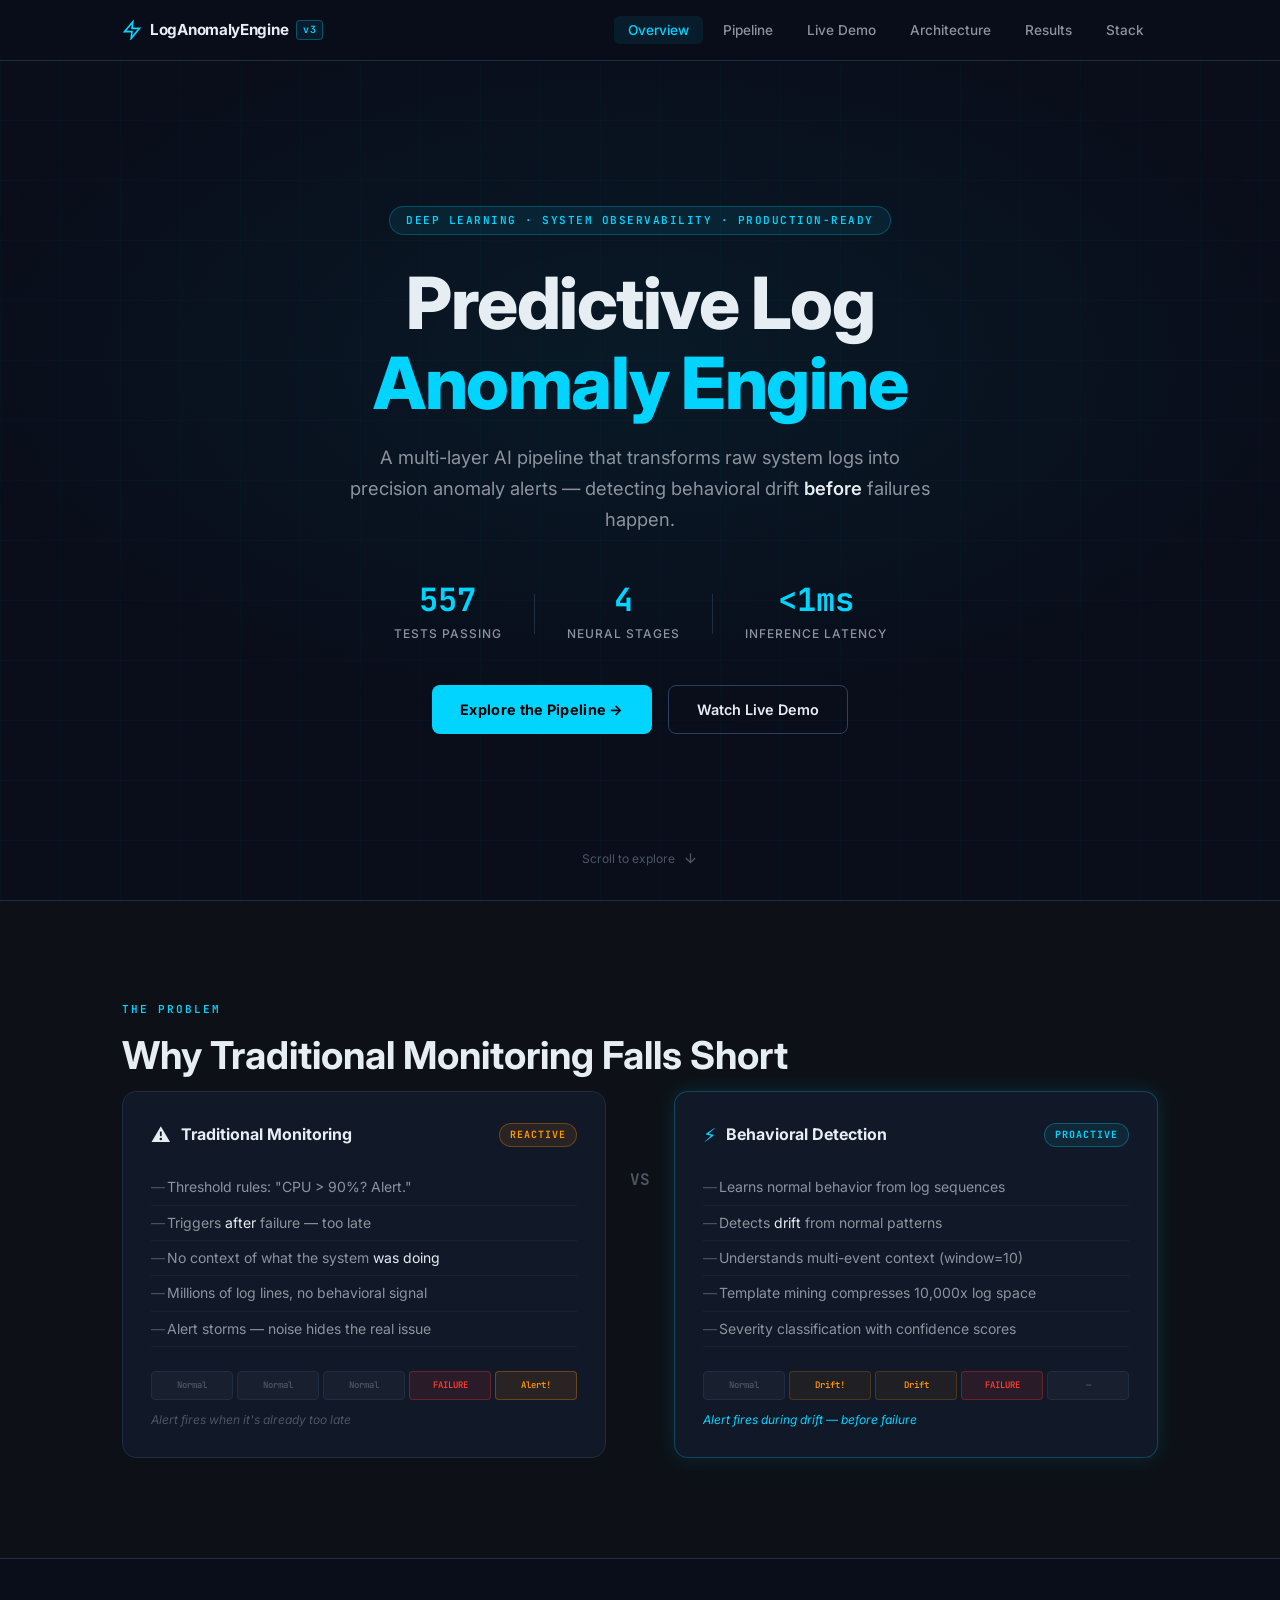
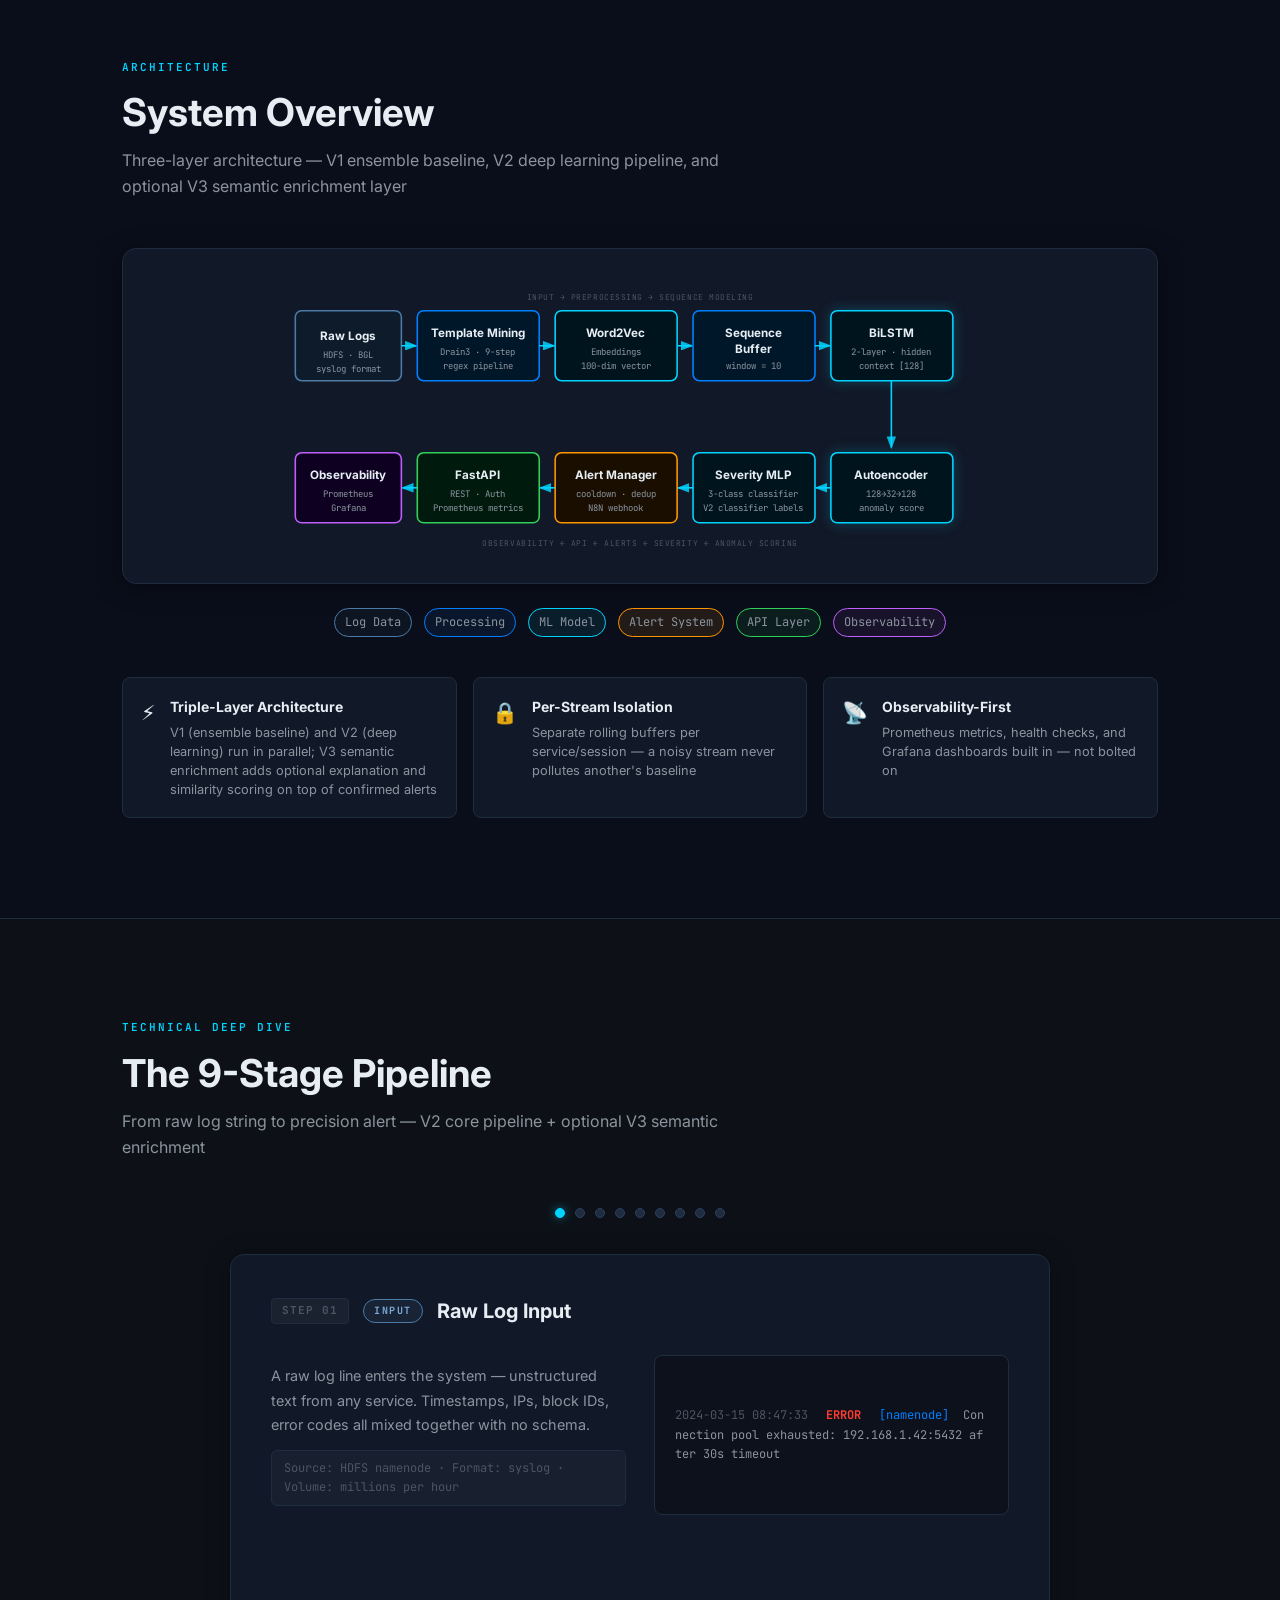
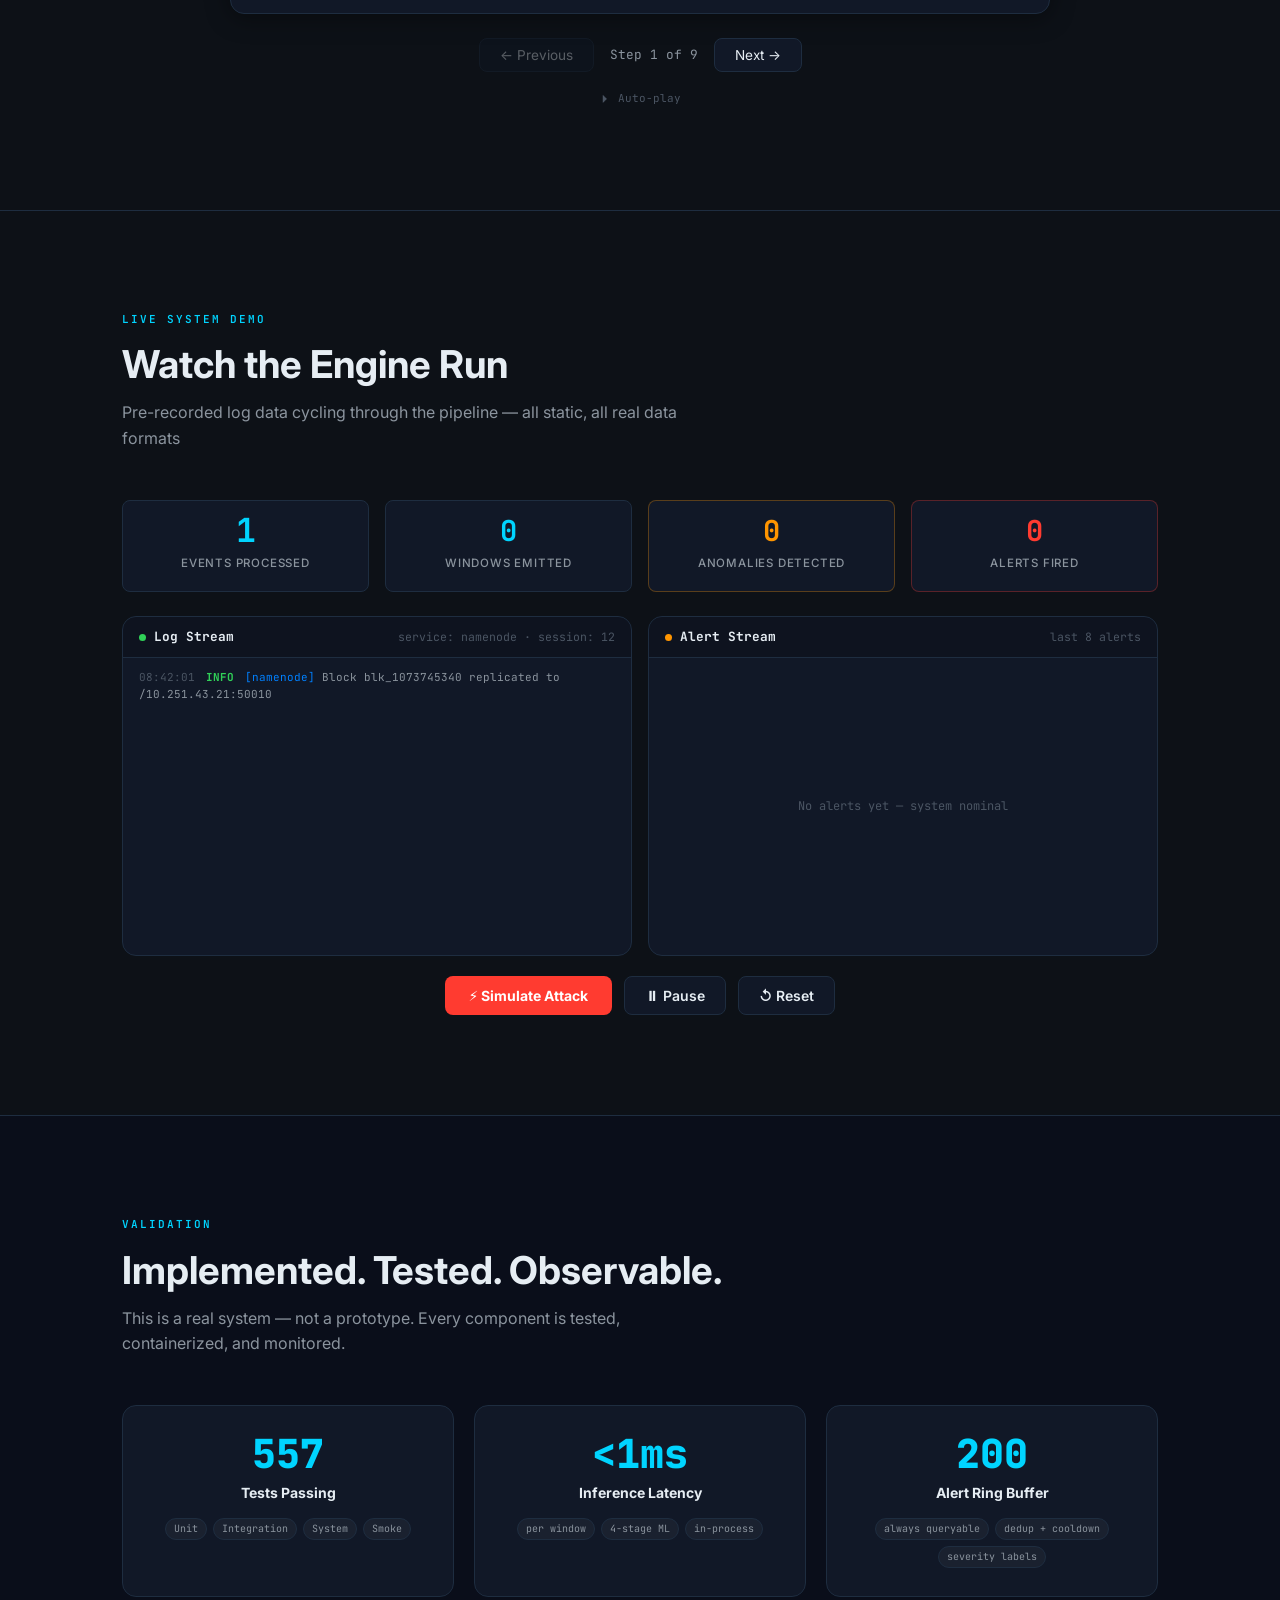
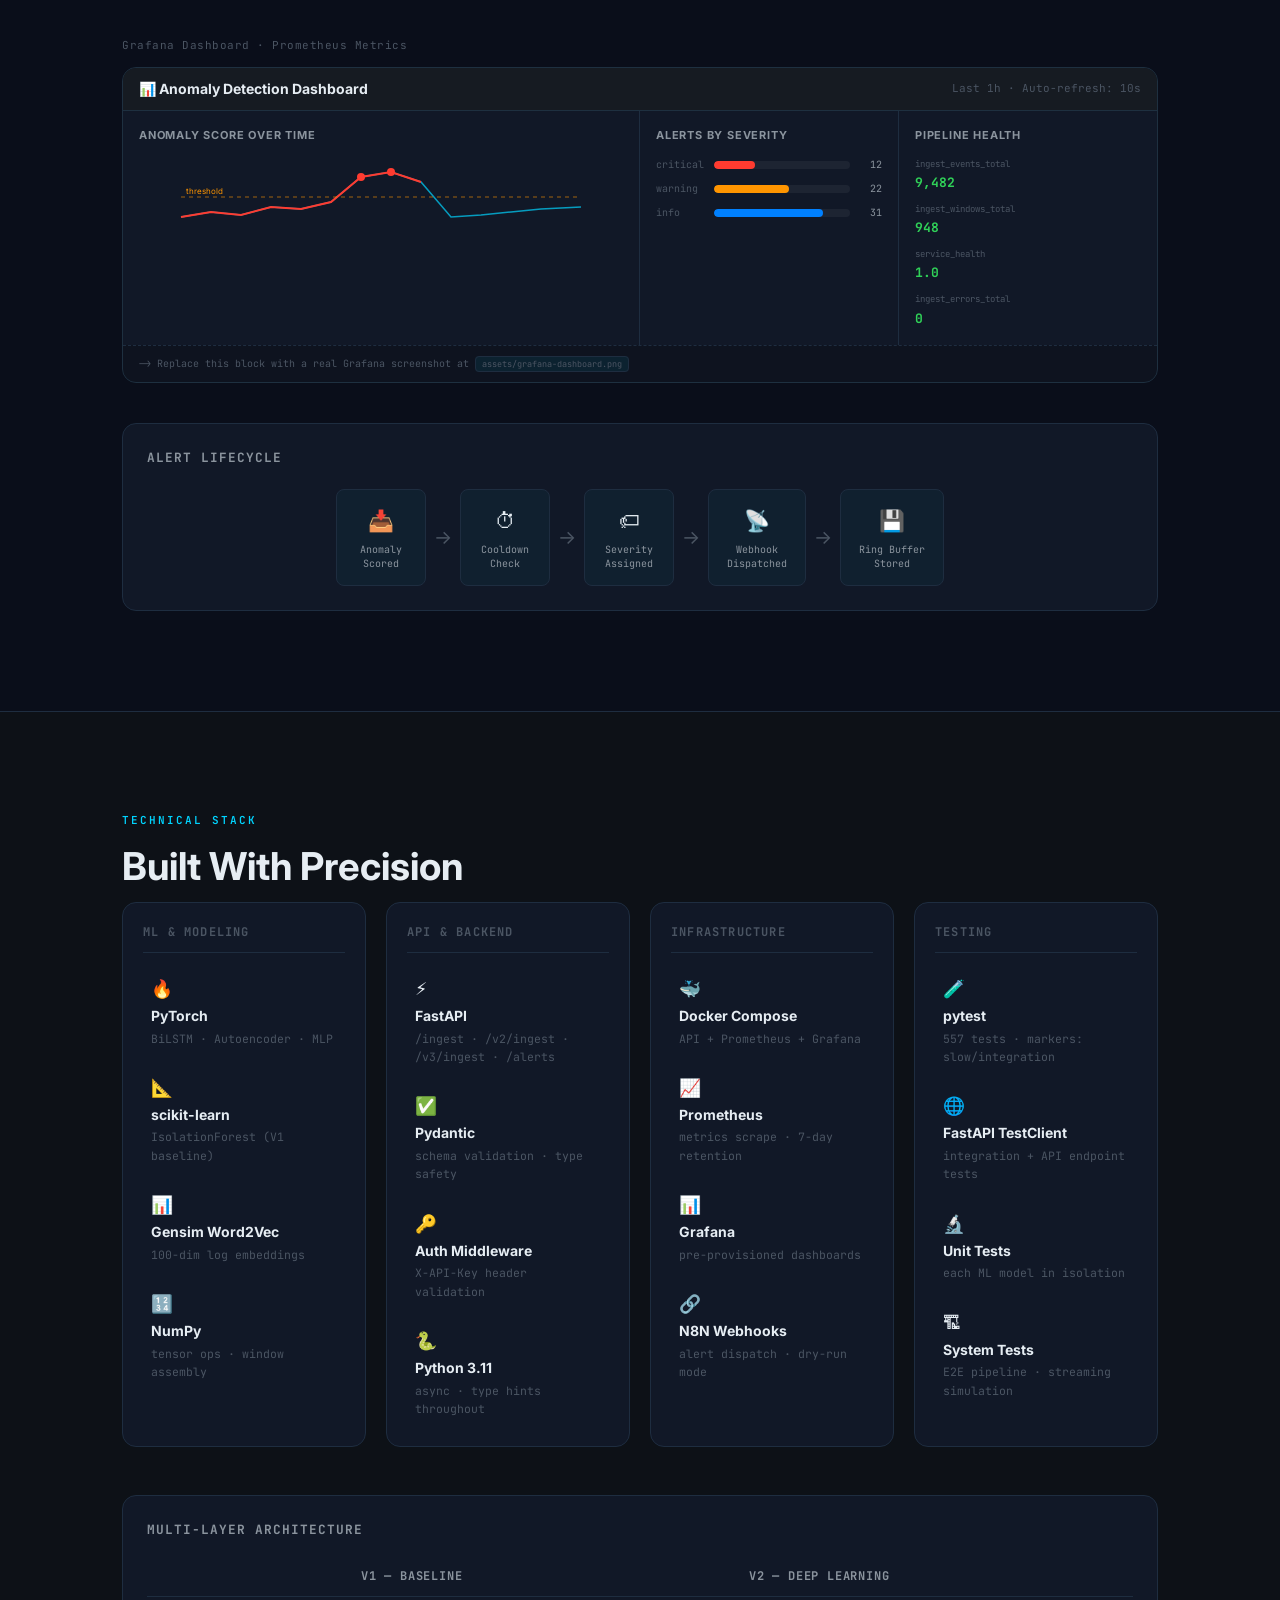
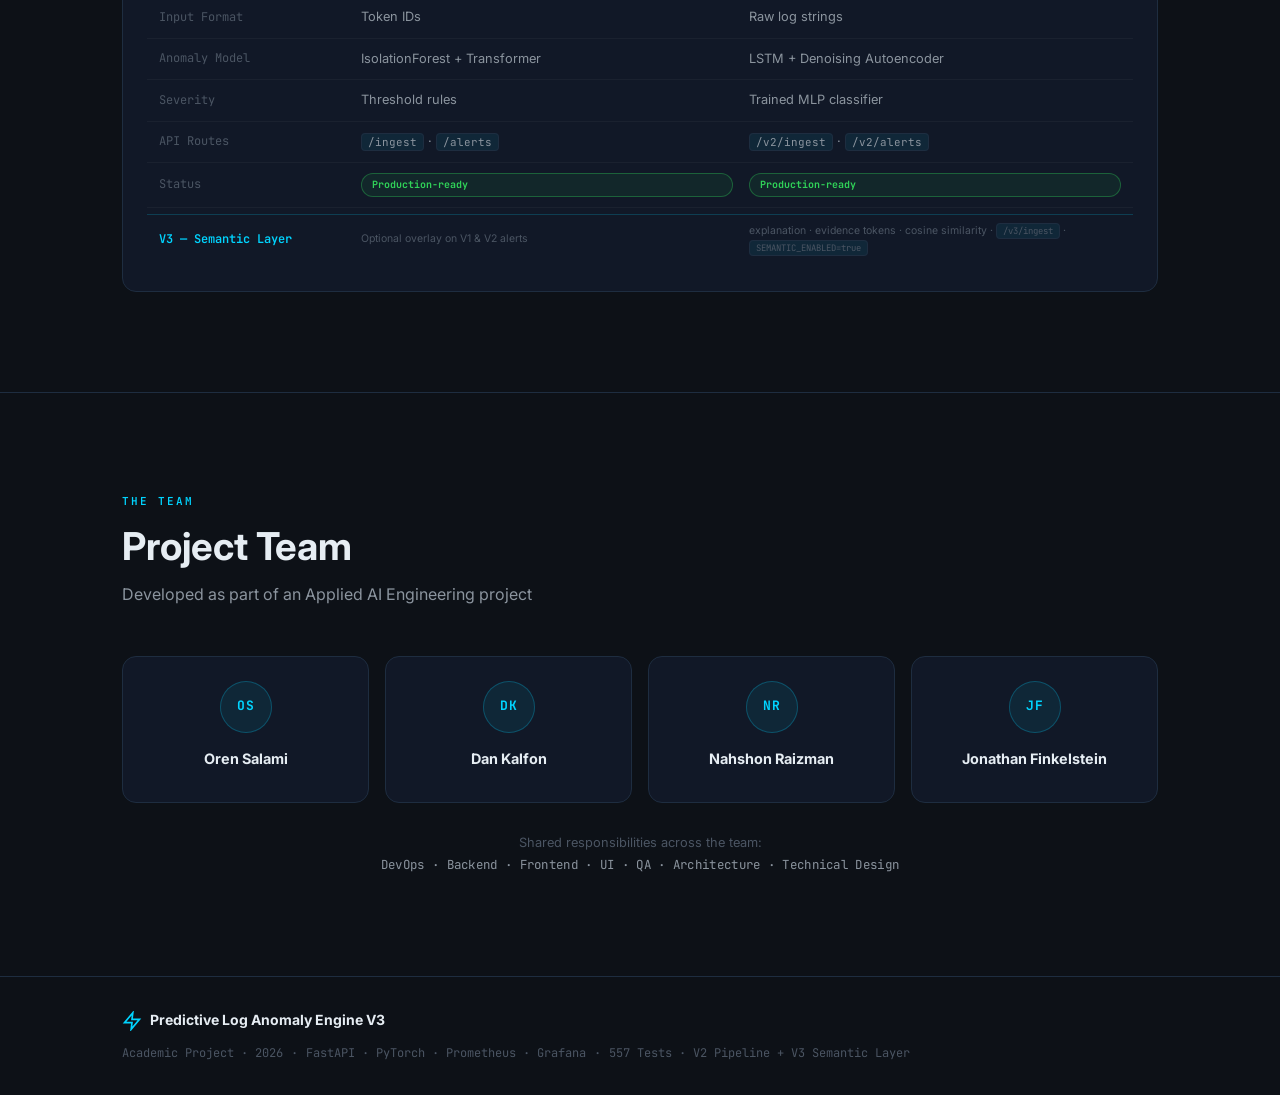
<file: static-demo/index.html>
<!DOCTYPE html>
<html lang="en">
<head>
  <meta charset="UTF-8" />
  <meta name="viewport" content="width=device-width, initial-scale=1.0" />
  <title>Predictive Log Anomaly Engine V3</title>
  <link rel="preconnect" href="https://fonts.googleapis.com" />
  <link href="https://fonts.googleapis.com/css2?family=Inter:wght@400;500;600;700&family=JetBrains+Mono:wght@400;600&display=swap" rel="stylesheet" />
  <link rel="stylesheet" href="css/styles.css" />
</head>
<body>

<!-- ═══════════════════════════ NAV ═══════════════════════════ -->
<nav id="navbar">
  <div class="nav-container">
    <div class="nav-brand">
      <svg class="brand-icon" viewBox="0 0 24 24" fill="none" stroke="currentColor" stroke-width="2">
        <path d="M13 2L3 14h9l-1 8 10-12h-9l1-8z"/>
      </svg>
      <span class="brand-name">LogAnomalyEngine</span>
      <span class="brand-version">v3</span>
    </div>
    <ul class="nav-links">
      <li><a href="#hero">Overview</a></li>
      <li><a href="#pipeline">Pipeline</a></li>
      <li><a href="#simulation">Live Demo</a></li>
      <li><a href="#architecture">Architecture</a></li>
      <li><a href="#results">Results</a></li>
      <li><a href="#stack">Stack</a></li>
    </ul>
  </div>
</nav>

<!-- ═══════════════════════════ HERO ═══════════════════════════ -->
<section id="hero">
  <div class="hero-bg-grid"></div>
  <div class="hero-content">
    <div class="hero-badge">Deep Learning · System Observability · Production-Ready</div>
    <h1 class="hero-title">
      Predictive Log<br/>
      <span class="accent">Anomaly Engine</span>
    </h1>
    <p class="hero-subtitle">
      A multi-layer AI pipeline that transforms raw system logs into<br/>
      precision anomaly alerts — detecting behavioral drift <em>before</em> failures happen.
    </p>
    <div class="hero-counters">
      <div class="counter-item">
        <span class="counter-val" data-target="557">0</span>
        <span class="counter-label">Tests Passing</span>
      </div>
      <div class="counter-divider"></div>
      <div class="counter-item">
        <span class="counter-val" data-target="4">0</span>
        <span class="counter-label">Neural Stages</span>
      </div>
      <div class="counter-divider"></div>
      <div class="counter-item">
        <span class="counter-val counter-lt">&lt;1ms</span>
        <span class="counter-label">Inference Latency</span>
      </div>
    </div>
    <div class="hero-ctas">
      <a href="#pipeline" class="btn-primary">Explore the Pipeline →</a>
      <a href="#simulation" class="btn-secondary">Watch Live Demo</a>
    </div>
  </div>
  <div class="hero-scroll-hint">
    <span>Scroll to explore</span>
    <svg viewBox="0 0 24 24" fill="none" stroke="currentColor" stroke-width="2" width="16" height="16">
      <path d="M12 5v14M5 12l7 7 7-7"/>
    </svg>
  </div>
</section>

<!-- ═══════════════════════════ PROBLEM ═══════════════════════════ -->
<section id="problem">
  <div class="container">
    <div class="section-label">The Problem</div>
    <h2 class="section-title">Why Traditional Monitoring Falls Short</h2>
    <div class="problem-grid">
      <div class="problem-card traditional">
        <div class="problem-card-header">
          <span class="problem-icon">⚠</span>
          <h3>Traditional Monitoring</h3>
          <span class="problem-tag reactive">Reactive</span>
        </div>
        <ul class="problem-list">
          <li>Threshold rules: "CPU &gt; 90%? Alert."</li>
          <li>Triggers <em>after</em> failure — too late</li>
          <li>No context of what the system <em>was doing</em></li>
          <li>Millions of log lines, no behavioral signal</li>
          <li>Alert storms — noise hides the real issue</li>
        </ul>
        <div class="problem-timeline">
          <div class="tl-item normal">Normal</div>
          <div class="tl-item normal">Normal</div>
          <div class="tl-item normal">Normal</div>
          <div class="tl-item failure">FAILURE</div>
          <div class="tl-item alert blink">Alert!</div>
        </div>
        <p class="problem-note">Alert fires when it's already too late</p>
      </div>
      <div class="problem-vs">VS</div>
      <div class="problem-card behavioral">
        <div class="problem-card-header">
          <span class="problem-icon accent">⚡</span>
          <h3>Behavioral Detection</h3>
          <span class="problem-tag proactive">Proactive</span>
        </div>
        <ul class="problem-list">
          <li>Learns normal behavior from log sequences</li>
          <li>Detects <em>drift</em> from normal patterns</li>
          <li>Understands multi-event context (window=10)</li>
          <li>Template mining compresses 10,000x log space</li>
          <li>Severity classification with confidence scores</li>
        </ul>
        <div class="problem-timeline">
          <div class="tl-item normal">Normal</div>
          <div class="tl-item drift alert blink">Drift!</div>
          <div class="tl-item drift">Drift</div>
          <div class="tl-item failure">FAILURE</div>
          <div class="tl-item silent">—</div>
        </div>
        <p class="problem-note accent">Alert fires during drift — before failure</p>
      </div>
    </div>
  </div>
</section>

<!-- ═══════════════════════════ ARCHITECTURE ═══════════════════════════ -->
<section id="architecture">
  <div class="container">
    <div class="section-label">Architecture</div>
    <h2 class="section-title">System Overview</h2>
    <p class="section-subtitle">Three-layer architecture — V1 ensemble baseline, V2 deep learning pipeline, and optional V3 semantic enrichment layer</p>

    <div class="arch-wrapper">
      <svg class="arch-svg" viewBox="0 0 660 255" xmlns="http://www.w3.org/2000/svg">
        <defs>
          <marker id="ah" markerWidth="8" markerHeight="6" refX="7" refY="3" orient="auto">
            <polygon points="0 0, 8 3, 0 6" fill="#00d4ff" opacity="0.85"/>
          </marker>
        </defs>

        <!-- Row 1 labels -->
        <text x="330" y="18" text-anchor="middle" class="arch-row-label">INPUT → PREPROCESSING → SEQUENCE MODELING</text>

        <!-- N1: Raw Logs -->
        <rect x="5" y="28" width="100" height="66" rx="6" class="arch-node data-node"/>
        <text x="55" y="56" text-anchor="middle" class="arch-label">Raw Logs</text>
        <text x="55" y="73" text-anchor="middle" class="arch-sublabel">HDFS · BGL</text>
        <text x="55" y="86" text-anchor="middle" class="arch-sublabel">syslog format</text>

        <!-- Arrow N1→N2 -->
        <line x1="105" y1="61" x2="119" y2="61" stroke="#00d4ff" stroke-width="1.5" marker-end="url(#ah)"/>

        <!-- N2: Template Mining -->
        <rect x="120" y="28" width="115" height="66" rx="6" class="arch-node proc-node"/>
        <text x="177" y="53" text-anchor="middle" class="arch-label">Template Mining</text>
        <text x="177" y="70" text-anchor="middle" class="arch-sublabel">Drain3 · 9-step</text>
        <text x="177" y="83" text-anchor="middle" class="arch-sublabel">regex pipeline</text>

        <!-- Arrow N2→N3 -->
        <line x1="235" y1="61" x2="249" y2="61" stroke="#00d4ff" stroke-width="1.5" marker-end="url(#ah)"/>

        <!-- N3: Word2Vec -->
        <rect x="250" y="28" width="115" height="66" rx="6" class="arch-node ml-node"/>
        <text x="307" y="53" text-anchor="middle" class="arch-label">Word2Vec</text>
        <text x="307" y="70" text-anchor="middle" class="arch-sublabel">Embeddings</text>
        <text x="307" y="83" text-anchor="middle" class="arch-sublabel">100-dim vector</text>

        <!-- Arrow N3→N4 -->
        <line x1="365" y1="61" x2="379" y2="61" stroke="#00d4ff" stroke-width="1.5" marker-end="url(#ah)"/>

        <!-- N4: Seq Buffer -->
        <rect x="380" y="28" width="115" height="66" rx="6" class="arch-node proc-node"/>
        <text x="437" y="53" text-anchor="middle" class="arch-label">Sequence</text>
        <text x="437" y="68" text-anchor="middle" class="arch-label">Buffer</text>
        <text x="437" y="83" text-anchor="middle" class="arch-sublabel">window = 10</text>

        <!-- Arrow N4→N5 -->
        <line x1="495" y1="61" x2="509" y2="61" stroke="#00d4ff" stroke-width="1.5" marker-end="url(#ah)"/>

        <!-- N5: BiLSTM -->
        <rect x="510" y="28" width="115" height="66" rx="6" class="arch-node ml-node ml-highlight"/>
        <text x="567" y="53" text-anchor="middle" class="arch-label">BiLSTM</text>
        <text x="567" y="70" text-anchor="middle" class="arch-sublabel">2-layer · hidden</text>
        <text x="567" y="83" text-anchor="middle" class="arch-sublabel">context [128]</text>

        <!-- Down arrow N5→N6 -->
        <line x1="567" y1="94" x2="567" y2="157" stroke="#00d4ff" stroke-width="1.5" marker-end="url(#ah)"/>

        <!-- Row 2 label -->
        <text x="330" y="250" text-anchor="middle" class="arch-row-label">OBSERVABILITY ← API ← ALERTS ← SEVERITY ← ANOMALY SCORING</text>

        <!-- N6: Autoencoder (below N5) -->
        <rect x="510" y="162" width="115" height="66" rx="6" class="arch-node ml-node ml-highlight"/>
        <text x="567" y="187" text-anchor="middle" class="arch-label">Autoencoder</text>
        <text x="567" y="204" text-anchor="middle" class="arch-sublabel">128→32→128</text>
        <text x="567" y="217" text-anchor="middle" class="arch-sublabel">anomaly score</text>

        <!-- Arrow N6→N7 (left) -->
        <line x1="510" y1="195" x2="496" y2="195" stroke="#00d4ff" stroke-width="1.5" marker-end="url(#ah)"/>

        <!-- N7: Severity MLP -->
        <rect x="380" y="162" width="115" height="66" rx="6" class="arch-node ml-node"/>
        <text x="437" y="187" text-anchor="middle" class="arch-label">Severity MLP</text>
        <text x="437" y="204" text-anchor="middle" class="arch-sublabel">3-class classifier</text>
        <text x="437" y="217" text-anchor="middle" class="arch-sublabel">V2 classifier labels</text>

        <!-- Arrow N7→N8 (left) -->
        <line x1="380" y1="195" x2="366" y2="195" stroke="#00d4ff" stroke-width="1.5" marker-end="url(#ah)"/>

        <!-- N8: Alert Manager -->
        <rect x="250" y="162" width="115" height="66" rx="6" class="arch-node alert-node"/>
        <text x="307" y="187" text-anchor="middle" class="arch-label">Alert Manager</text>
        <text x="307" y="204" text-anchor="middle" class="arch-sublabel">cooldown · dedup</text>
        <text x="307" y="217" text-anchor="middle" class="arch-sublabel">N8N webhook</text>

        <!-- Arrow N8→N9 (left) -->
        <line x1="250" y1="195" x2="236" y2="195" stroke="#00d4ff" stroke-width="1.5" marker-end="url(#ah)"/>

        <!-- N9: FastAPI -->
        <rect x="120" y="162" width="115" height="66" rx="6" class="arch-node api-node"/>
        <text x="177" y="187" text-anchor="middle" class="arch-label">FastAPI</text>
        <text x="177" y="204" text-anchor="middle" class="arch-sublabel">REST · Auth</text>
        <text x="177" y="217" text-anchor="middle" class="arch-sublabel">Prometheus metrics</text>

        <!-- Arrow N9→N10 (left) -->
        <line x1="120" y1="195" x2="106" y2="195" stroke="#00d4ff" stroke-width="1.5" marker-end="url(#ah)"/>

        <!-- N10: Observability -->
        <rect x="5" y="162" width="100" height="66" rx="6" class="arch-node obs-node"/>
        <text x="55" y="187" text-anchor="middle" class="arch-label">Observability</text>
        <text x="55" y="204" text-anchor="middle" class="arch-sublabel">Prometheus</text>
        <text x="55" y="217" text-anchor="middle" class="arch-sublabel">Grafana</text>
      </svg>
    </div>

    <div class="arch-legend">
      <span class="legend-item data-node">Log Data</span>
      <span class="legend-item proc-node">Processing</span>
      <span class="legend-item ml-node">ML Model</span>
      <span class="legend-item alert-node">Alert System</span>
      <span class="legend-item api-node">API Layer</span>
      <span class="legend-item obs-node">Observability</span>
    </div>

    <div class="arch-callout">
      <div class="callout-item">
        <span class="callout-icon">⚡</span>
        <div>
          <strong>Triple-Layer Architecture</strong>
          <p>V1 (ensemble baseline) and V2 (deep learning) run in parallel; V3 semantic enrichment adds optional explanation and similarity scoring on top of confirmed alerts</p>
        </div>
      </div>
      <div class="callout-item">
        <span class="callout-icon">🔒</span>
        <div>
          <strong>Per-Stream Isolation</strong>
          <p>Separate rolling buffers per service/session — a noisy stream never pollutes another's baseline</p>
        </div>
      </div>
      <div class="callout-item">
        <span class="callout-icon">📡</span>
        <div>
          <strong>Observability-First</strong>
          <p>Prometheus metrics, health checks, and Grafana dashboards built in — not bolted on</p>
        </div>
      </div>
    </div>
  </div>
</section>

<!-- ═══════════════════════════ PIPELINE ═══════════════════════════ -->
<section id="pipeline">
  <div class="container">
    <div class="section-label">Technical Deep Dive</div>
    <h2 class="section-title">The 9-Stage Pipeline</h2>
    <p class="section-subtitle">From raw log string to precision alert — V2 core pipeline + optional V3 semantic enrichment</p>

    <div class="pipeline-wrapper">
      <!-- Progress dots -->
      <div class="pipeline-progress" id="pipeline-progress">
        <!-- injected by JS -->
      </div>

      <!-- Step card -->
      <div class="pipeline-card" id="pipeline-card">
        <!-- injected by JS -->
      </div>

      <!-- Controls -->
      <div class="pipeline-controls">
        <button class="btn-control" id="prev-step" disabled>← Previous</button>
        <span class="step-counter" id="step-counter">Step 1 of 9</span>
        <button class="btn-control" id="next-step">Next →</button>
      </div>

      <!-- Auto-play toggle -->
      <div class="pipeline-autoplay">
        <button class="btn-autoplay" id="autoplay-btn">⏵ Auto-play</button>
      </div>
    </div>
  </div>
</section>

<!-- ═══════════════════════════ SIMULATION ═══════════════════════════ -->
<section id="simulation">
  <div class="container">
    <div class="section-label">Live System Demo</div>
    <h2 class="section-title">Watch the Engine Run</h2>
    <p class="section-subtitle">Pre-recorded log data cycling through the pipeline — all static, all real data formats</p>

    <!-- Live metrics bar -->
    <div class="sim-metrics">
      <div class="sim-metric">
        <span class="sim-metric-val" id="m-events">0</span>
        <span class="sim-metric-label">Events Processed</span>
      </div>
      <div class="sim-metric">
        <span class="sim-metric-val" id="m-windows">0</span>
        <span class="sim-metric-label">Windows Emitted</span>
      </div>
      <div class="sim-metric warn">
        <span class="sim-metric-val" id="m-anomalies">0</span>
        <span class="sim-metric-label">Anomalies Detected</span>
      </div>
      <div class="sim-metric crit">
        <span class="sim-metric-val" id="m-alerts">0</span>
        <span class="sim-metric-label">Alerts Fired</span>
      </div>
    </div>

    <!-- Panels -->
    <div class="sim-panels">
      <!-- Left: Log Feed -->
      <div class="sim-panel">
        <div class="sim-panel-header">
          <span class="panel-title">
            <span class="live-dot"></span>
            Log Stream
          </span>
          <span class="panel-hint">service: namenode · session: 12</span>
        </div>
        <div class="sim-log-feed" id="log-feed">
          <!-- injected by JS -->
        </div>
      </div>

      <!-- Right: Alert Stream -->
      <div class="sim-panel">
        <div class="sim-panel-header">
          <span class="panel-title">
            <span class="live-dot alert-dot"></span>
            Alert Stream
          </span>
          <span class="panel-hint">last 8 alerts</span>
        </div>
        <div class="sim-alert-feed" id="alert-feed">
          <div class="alert-feed-empty" id="alert-feed-empty">
            <span>No alerts yet — system nominal</span>
          </div>
        </div>
      </div>
    </div>

    <!-- Controls -->
    <div class="sim-controls">
      <button class="btn-attack" id="btn-attack">⚡ Simulate Attack</button>
      <button class="btn-pause" id="btn-pause">⏸ Pause</button>
      <button class="btn-reset" id="btn-reset">↺ Reset</button>
    </div>
  </div>
</section>

<!-- ═══════════════════════════ RESULTS ═══════════════════════════ -->
<section id="results">
  <div class="container">
    <div class="section-label">Validation</div>
    <h2 class="section-title">Implemented. Tested. Observable.</h2>
    <p class="section-subtitle">This is a real system — not a prototype. Every component is tested, containerized, and monitored.</p>

    <div class="results-grid">
      <!-- Metric cards -->
      <div class="result-card">
        <div class="result-val">557</div>
        <div class="result-label">Tests Passing</div>
        <div class="result-breakdown">
          <span class="rb-item">Unit</span>
          <span class="rb-item">Integration</span>
          <span class="rb-item">System</span>
          <span class="rb-item">Smoke</span>
        </div>
      </div>
      <div class="result-card">
        <div class="result-val">&lt;1ms</div>
        <div class="result-label">Inference Latency</div>
        <div class="result-breakdown">
          <span class="rb-item">per window</span>
          <span class="rb-item">4-stage ML</span>
          <span class="rb-item">in-process</span>
        </div>
      </div>
      <div class="result-card">
        <div class="result-val">200</div>
        <div class="result-label">Alert Ring Buffer</div>
        <div class="result-breakdown">
          <span class="rb-item">always queryable</span>
          <span class="rb-item">dedup + cooldown</span>
          <span class="rb-item">severity labels</span>
        </div>
      </div>
    </div>

    <!-- Grafana placeholder -->
    <div class="grafana-section">
      <div class="grafana-label">Grafana Dashboard · Prometheus Metrics</div>
      <div class="grafana-placeholder" id="grafana-area">
        <!-- Simulated Grafana dashboard -->
        <div class="grafana-header">
          <span class="grafana-title">📊 Anomaly Detection Dashboard</span>
          <span class="grafana-time">Last 1h · Auto-refresh: 10s</span>
        </div>
        <div class="grafana-panels">
          <div class="gp-panel">
            <div class="gp-title">Anomaly Score Over Time</div>
            <div class="gp-chart">
              <svg viewBox="0 0 400 80" class="score-chart">
                <polyline points="0,60 30,55 60,58 90,50 120,52 150,45 180,20 210,15 240,25 270,60 300,58 330,55 360,52 400,50" fill="none" stroke="#00d4ff" stroke-width="1.5" opacity="0.7"/>
                <polyline points="0,60 30,55 60,58 90,50 120,52 150,45 180,20 210,15 240,25" fill="none" stroke="#ff3b30" stroke-width="2"/>
                <line x1="0" y1="40" x2="400" y2="40" stroke="#ff9500" stroke-width="1" stroke-dasharray="4,4" opacity="0.6"/>
                <text x="5" y="37" class="chart-label" fill="#ff9500" font-size="8">threshold</text>
                <circle cx="180" cy="20" r="4" fill="#ff3b30"/>
                <circle cx="210" cy="15" r="4" fill="#ff3b30"/>
              </svg>
            </div>
          </div>
          <div class="gp-panel">
            <div class="gp-title">Alerts by Severity</div>
            <div class="gp-bars">
              <div class="gp-bar-row">
                <span class="gp-bar-label">critical</span>
                <div class="gp-bar-track"><div class="gp-bar critical" style="width:30%"></div></div>
                <span class="gp-bar-val">12</span>
              </div>
              <div class="gp-bar-row">
                <span class="gp-bar-label">warning</span>
                <div class="gp-bar-track"><div class="gp-bar warning" style="width:55%"></div></div>
                <span class="gp-bar-val">22</span>
              </div>
              <div class="gp-bar-row">
                <span class="gp-bar-label">info</span>
                <div class="gp-bar-track"><div class="gp-bar info" style="width:80%"></div></div>
                <span class="gp-bar-val">31</span>
              </div>
            </div>
          </div>
          <div class="gp-panel">
            <div class="gp-title">Pipeline Health</div>
            <div class="gp-stats">
              <div class="gp-stat">
                <span class="gp-stat-label">ingest_events_total</span>
                <span class="gp-stat-val green">9,482</span>
              </div>
              <div class="gp-stat">
                <span class="gp-stat-label">ingest_windows_total</span>
                <span class="gp-stat-val green">948</span>
              </div>
              <div class="gp-stat">
                <span class="gp-stat-label">service_health</span>
                <span class="gp-stat-val green">1.0</span>
              </div>
              <div class="gp-stat">
                <span class="gp-stat-label">ingest_errors_total</span>
                <span class="gp-stat-val green">0</span>
              </div>
            </div>
          </div>
        </div>
        <div class="grafana-note">
          ⟶ Replace this block with a real Grafana screenshot at <code>assets/grafana-dashboard.png</code>
        </div>
      </div>
    </div>

    <!-- Alert lifecycle -->
    <div class="alert-lifecycle">
      <div class="lifecycle-title">Alert Lifecycle</div>
      <div class="lifecycle-steps">
        <div class="lc-step">
          <div class="lc-icon">📥</div>
          <div class="lc-text">Anomaly<br/>Scored</div>
        </div>
        <div class="lc-arrow">→</div>
        <div class="lc-step">
          <div class="lc-icon">⏱</div>
          <div class="lc-text">Cooldown<br/>Check</div>
        </div>
        <div class="lc-arrow">→</div>
        <div class="lc-step">
          <div class="lc-icon">🏷</div>
          <div class="lc-text">Severity<br/>Assigned</div>
        </div>
        <div class="lc-arrow">→</div>
        <div class="lc-step">
          <div class="lc-icon">📡</div>
          <div class="lc-text">Webhook<br/>Dispatched</div>
        </div>
        <div class="lc-arrow">→</div>
        <div class="lc-step">
          <div class="lc-icon">💾</div>
          <div class="lc-text">Ring Buffer<br/>Stored</div>
        </div>
      </div>
    </div>
  </div>
</section>

<!-- ═══════════════════════════ STACK ═══════════════════════════ -->
<section id="stack">
  <div class="container">
    <div class="section-label">Technical Stack</div>
    <h2 class="section-title">Built With Precision</h2>

    <div class="stack-grid">
      <div class="stack-category">
        <div class="stack-cat-title">ML & Modeling</div>
        <div class="stack-items">
          <div class="stack-item"><span class="stack-icon">🔥</span><span>PyTorch</span><span class="stack-use">BiLSTM · Autoencoder · MLP</span></div>
          <div class="stack-item"><span class="stack-icon">📐</span><span>scikit-learn</span><span class="stack-use">IsolationForest (V1 baseline)</span></div>
          <div class="stack-item"><span class="stack-icon">📊</span><span>Gensim Word2Vec</span><span class="stack-use">100-dim log embeddings</span></div>
          <div class="stack-item"><span class="stack-icon">🔢</span><span>NumPy</span><span class="stack-use">tensor ops · window assembly</span></div>
        </div>
      </div>
      <div class="stack-category">
        <div class="stack-cat-title">API & Backend</div>
        <div class="stack-items">
          <div class="stack-item"><span class="stack-icon">⚡</span><span>FastAPI</span><span class="stack-use">/ingest · /v2/ingest · /v3/ingest · /alerts</span></div>
          <div class="stack-item"><span class="stack-icon">✅</span><span>Pydantic</span><span class="stack-use">schema validation · type safety</span></div>
          <div class="stack-item"><span class="stack-icon">🔑</span><span>Auth Middleware</span><span class="stack-use">X-API-Key header validation</span></div>
          <div class="stack-item"><span class="stack-icon">🐍</span><span>Python 3.11</span><span class="stack-use">async · type hints throughout</span></div>
        </div>
      </div>
      <div class="stack-category">
        <div class="stack-cat-title">Infrastructure</div>
        <div class="stack-items">
          <div class="stack-item"><span class="stack-icon">🐳</span><span>Docker Compose</span><span class="stack-use">API + Prometheus + Grafana</span></div>
          <div class="stack-item"><span class="stack-icon">📈</span><span>Prometheus</span><span class="stack-use">metrics scrape · 7-day retention</span></div>
          <div class="stack-item"><span class="stack-icon">📊</span><span>Grafana</span><span class="stack-use">pre-provisioned dashboards</span></div>
          <div class="stack-item"><span class="stack-icon">🔗</span><span>N8N Webhooks</span><span class="stack-use">alert dispatch · dry-run mode</span></div>
        </div>
      </div>
      <div class="stack-category">
        <div class="stack-cat-title">Testing</div>
        <div class="stack-items">
          <div class="stack-item"><span class="stack-icon">🧪</span><span>pytest</span><span class="stack-use">557 tests · markers: slow/integration</span></div>
          <div class="stack-item"><span class="stack-icon">🌐</span><span>FastAPI TestClient</span><span class="stack-use">integration + API endpoint tests</span></div>
          <div class="stack-item"><span class="stack-icon">🔬</span><span>Unit Tests</span><span class="stack-use">each ML model in isolation</span></div>
          <div class="stack-item"><span class="stack-icon">🏗</span><span>System Tests</span><span class="stack-use">E2E pipeline · streaming simulation</span></div>
        </div>
      </div>
    </div>

    <!-- Dual engine comparison -->
    <div class="engine-compare">
      <div class="compare-title">Multi-Layer Architecture</div>
      <div class="compare-table">
        <div class="ct-header">
          <span></span>
          <span>V1 — Baseline</span>
          <span>V2 — Deep Learning</span>
        </div>
        <div class="ct-row">
          <span>Input Format</span>
          <span>Token IDs</span>
          <span>Raw log strings</span>
        </div>
        <div class="ct-row">
          <span>Anomaly Model</span>
          <span>IsolationForest + Transformer</span>
          <span>LSTM + Denoising Autoencoder</span>
        </div>
        <div class="ct-row">
          <span>Severity</span>
          <span>Threshold rules</span>
          <span>Trained MLP classifier</span>
        </div>
        <div class="ct-row">
          <span>API Routes</span>
          <span><code>/ingest</code> · <code>/alerts</code></span>
          <span><code>/v2/ingest</code> · <code>/v2/alerts</code></span>
        </div>
        <div class="ct-row">
          <span>Status</span>
          <span class="tag-green">Production-ready</span>
          <span class="tag-green">Production-ready</span>
        </div>
        <div class="ct-row" style="border-top:1px solid rgba(0,212,255,0.2);margin-top:6px;padding-top:8px;">
          <span style="color:var(--accent);font-weight:600;">V3 — Semantic Layer</span>
          <span style="color:var(--text-dim);font-size:0.82em;">Optional overlay on V1 &amp; V2 alerts</span>
          <span style="color:var(--text-dim);font-size:0.82em;">explanation · evidence tokens · cosine similarity · <code>/v3/ingest</code> · <code>SEMANTIC_ENABLED=true</code></span>
        </div>
      </div>
    </div>
  </div>
</section>

<!-- ═══════════════════════════ TEAM ════════════════════════════ -->
<section id="team">
  <div class="container">
    <div class="section-label">The Team</div>
    <h2 class="section-title">Project Team</h2>
    <p class="section-subtitle">Developed as part of an Applied AI Engineering project</p>

    <div class="team-grid">
      <div class="team-card">
        <div class="team-avatar">OS</div>
        <div class="team-name">Oren Salami</div>
      </div>
      <div class="team-card">
        <div class="team-avatar">DK</div>
        <div class="team-name">Dan Kalfon</div>
      </div>
      <div class="team-card">
        <div class="team-avatar">NR</div>
        <div class="team-name">Nahshon Raizman</div>
      </div>
      <div class="team-card">
        <div class="team-avatar">JF</div>
        <div class="team-name">Jonathan Finkelstein</div>
      </div>
    </div>

    <p class="team-shared">
      Shared responsibilities across the team:
      <span>DevOps · Backend · Frontend · UI · QA · Architecture · Technical Design</span>
    </p>
  </div>
</section>

<!-- ═══════════════════════════ FOOTER ═══════════════════════════ -->
<footer id="footer">
  <div class="container">
    <div class="footer-content">
      <div class="footer-brand">
        <svg class="brand-icon" viewBox="0 0 24 24" fill="none" stroke="currentColor" stroke-width="2" width="20" height="20">
          <path d="M13 2L3 14h9l-1 8 10-12h-9l1-8z"/>
        </svg>
        <span>Predictive Log Anomaly Engine V3</span>
      </div>
      <div class="footer-meta">
        <span>Academic Project · 2026</span>
        <span class="footer-sep">·</span>
        <span>FastAPI · PyTorch · Prometheus · Grafana</span>
        <span class="footer-sep">·</span>
        <span>557 Tests · V2 Pipeline + V3 Semantic Layer</span>
      </div>
    </div>
  </div>
</footer>

<script src="js/main.js"></script>

<!--
  ═══════════════════════════════════════════════════════
  DEBUG CHECKLIST — if something looks wrong
  ═══════════════════════════════════════════════════════

  HOW TO OPEN:
    Double-click index.html  →  opens in default browser
    OR drag index.html onto a browser window
    OR: right-click → Open with → Chrome / Firefox / Edge

  IF STYLES ARE MISSING (unstyled plain text):
    • Check that css/styles.css is in the same folder as index.html
    • Path must be:  static-demo/css/styles.css
    • Open DevTools (F12) → Network tab → look for styles.css
      If it shows as "Failed" or 404, the file is missing or misplaced.

  IF THE PIPELINE IS BLANK / SIMULATION DOESN'T START:
    • Open DevTools (F12) → Console tab
    • Any red [LogAnomalyEngine] error lines tell you which module failed
    • Check js/main.js is in the same folder as index.html
    • Path must be:  static-demo/js/main.js

  IF FONTS LOOK DIFFERENT:
    • The site uses Google Fonts (Inter + JetBrains Mono) via CDN
    • If you're offline, it falls back to system fonts — layout is unaffected

  IF SIMULATION NEVER STARTS:
    • The simulation auto-starts when you scroll to the "Live Demo" section
    • Scroll down until the section is 20% visible — it triggers automatically
    • Or click "Watch Live Demo" in the hero to jump there

  LIVE SERVER (optional, for best experience):
    If you have VS Code + Live Server extension:
      Right-click index.html → "Open with Live Server"
    Or with Python (any version 3.x):
      cd static-demo && python -m http.server 8080
      Then open: http://localhost:8080
  ═══════════════════════════════════════════════════════
-->
</body>
</html>
</file>
<file: static-demo/css/styles.css>
/* ═══════════════════════════════════════════
   Predictive Log Anomaly Engine V2 — Styles
   Dark technical theme · Desktop-first
═══════════════════════════════════════════ */

/* ─── Variables ─────────────────────────── */
:root {
  --bg-primary:    #0a0e1a;
  --bg-secondary:  #0d1117;
  --bg-card:       #111827;
  --bg-card-hover: #16202f;
  --border:        #1e2d40;
  --border-bright: #2d4060;

  --accent:        #00d4ff;
  --accent-dim:    rgba(0, 212, 255, 0.08);
  --accent-glow:   rgba(0, 212, 255, 0.15);
  --blue:          #0080ff;
  --blue-dim:      rgba(0, 128, 255, 0.08);
  --warning:       #ff9500;
  --warning-dim:   rgba(255, 149, 0, 0.1);
  --critical:      #ff3b30;
  --critical-dim:  rgba(255, 59, 48, 0.1);
  --success:       #30d158;
  --success-dim:   rgba(48, 209, 88, 0.08);
  --purple:        #bf5fff;
  --purple-dim:    rgba(191, 95, 255, 0.08);

  --text-primary:  #e6edf3;
  --text-secondary:#8b949e;
  --text-dim:      #4b5563;

  --font-sans: 'Inter', system-ui, -apple-system, sans-serif;
  --font-mono: 'JetBrains Mono', 'Fira Code', 'Consolas', monospace;

  --radius:    8px;
  --radius-lg: 14px;
  --shadow-card: 0 4px 24px rgba(0, 0, 0, 0.4);
  --shadow-glow: 0 0 20px rgba(0, 212, 255, 0.12);
}

/* ─── Reset ──────────────────────────────── */
*, *::before, *::after { box-sizing: border-box; margin: 0; padding: 0; }
html { scroll-behavior: smooth; }
body {
  font-family: var(--font-sans);
  background-color: var(--bg-primary);
  color: var(--text-primary);
  line-height: 1.6;
  overflow-x: hidden;
}
body::before {
  content: '';
  position: fixed;
  inset: 0;
  background-image:
    linear-gradient(rgba(0, 212, 255, 0.025) 1px, transparent 1px),
    linear-gradient(90deg, rgba(0, 212, 255, 0.025) 1px, transparent 1px);
  background-size: 60px 60px;
  pointer-events: none;
  z-index: 0;
}
a { color: var(--accent); text-decoration: none; }
ul { list-style: none; }
code {
  font-family: var(--font-mono);
  background: rgba(0, 212, 255, 0.08);
  border: 1px solid var(--border);
  padding: 1px 6px;
  border-radius: 4px;
  font-size: 0.85em;
}

/* ─── Layout ─────────────────────────────── */
.container {
  max-width: 1100px;
  margin: 0 auto;
  padding: 0 32px;
  position: relative;
  z-index: 1;
}
section {
  padding: 100px 0;
  position: relative;
  z-index: 1;
}
section + section {
  border-top: 1px solid var(--border);
}

/* ─── Section Labels ─────────────────────── */
.section-label {
  font-family: var(--font-mono);
  font-size: 11px;
  font-weight: 600;
  letter-spacing: 2px;
  text-transform: uppercase;
  color: var(--accent);
  margin-bottom: 12px;
}
.section-title {
  font-size: clamp(1.8rem, 3vw, 2.4rem);
  font-weight: 700;
  color: var(--text-primary);
  margin-bottom: 12px;
  line-height: 1.25;
}
.section-subtitle {
  font-size: 1rem;
  color: var(--text-secondary);
  max-width: 600px;
  margin-bottom: 48px;
}

/* ─── Buttons ────────────────────────────── */
.btn-primary {
  display: inline-flex;
  align-items: center;
  gap: 6px;
  padding: 12px 28px;
  background: var(--accent);
  color: #000;
  font-weight: 700;
  font-size: 0.9rem;
  border-radius: var(--radius);
  border: none;
  cursor: pointer;
  transition: all 0.2s;
  letter-spacing: 0.3px;
}
.btn-primary:hover {
  background: #22e0ff;
  box-shadow: 0 0 20px rgba(0, 212, 255, 0.4);
  transform: translateY(-1px);
}
.btn-secondary {
  display: inline-flex;
  align-items: center;
  gap: 6px;
  padding: 12px 28px;
  background: transparent;
  color: var(--text-primary);
  font-weight: 600;
  font-size: 0.9rem;
  border-radius: var(--radius);
  border: 1px solid var(--border-bright);
  cursor: pointer;
  transition: all 0.2s;
}
.btn-secondary:hover {
  border-color: var(--accent);
  color: var(--accent);
  transform: translateY(-1px);
}
.btn-control {
  padding: 8px 20px;
  background: var(--bg-card);
  color: var(--text-primary);
  border: 1px solid var(--border);
  border-radius: var(--radius);
  font-family: var(--font-sans);
  font-size: 0.85rem;
  cursor: pointer;
  transition: all 0.2s;
}
.btn-control:hover:not(:disabled) {
  border-color: var(--accent);
  color: var(--accent);
}
.btn-control:disabled {
  opacity: 0.35;
  cursor: not-allowed;
}

/* ─── NAV ─────────────────────────────────── */
#navbar {
  position: fixed;
  top: 0;
  left: 0;
  right: 0;
  z-index: 100;
  background: rgba(10, 14, 26, 0.85);
  backdrop-filter: blur(12px);
  border-bottom: 1px solid var(--border);
  transition: background 0.3s;
}
.nav-container {
  max-width: 1100px;
  margin: 0 auto;
  padding: 0 32px;
  height: 60px;
  display: flex;
  align-items: center;
  justify-content: space-between;
}
.nav-brand {
  display: flex;
  align-items: center;
  gap: 8px;
}
.brand-icon {
  width: 20px;
  height: 20px;
  color: var(--accent);
}
.brand-name {
  font-weight: 700;
  font-size: 0.95rem;
  color: var(--text-primary);
  letter-spacing: -0.3px;
}
.brand-version {
  background: var(--accent-dim);
  border: 1px solid rgba(0, 212, 255, 0.3);
  color: var(--accent);
  font-family: var(--font-mono);
  font-size: 10px;
  font-weight: 600;
  padding: 1px 6px;
  border-radius: 4px;
  letter-spacing: 0.5px;
}
.nav-links {
  display: flex;
  gap: 6px;
}
.nav-links a {
  padding: 6px 14px;
  color: var(--text-secondary);
  font-size: 0.85rem;
  font-weight: 500;
  border-radius: 6px;
  transition: all 0.2s;
}
.nav-links a:hover,
.nav-links a.active {
  color: var(--accent);
  background: var(--accent-dim);
}

/* ─── HERO ─────────────────────────────────── */
#hero {
  min-height: 100vh;
  display: flex;
  align-items: center;
  justify-content: center;
  text-align: center;
  padding: 120px 32px 80px;
  position: relative;
  overflow: hidden;
}
.hero-bg-grid {
  position: absolute;
  inset: 0;
  background: radial-gradient(ellipse 80% 60% at 50% 40%, rgba(0, 212, 255, 0.06) 0%, transparent 70%);
  pointer-events: none;
}
.hero-content {
  position: relative;
  z-index: 1;
  max-width: 780px;
}
.hero-badge {
  display: inline-block;
  font-family: var(--font-mono);
  font-size: 11px;
  font-weight: 600;
  letter-spacing: 1.5px;
  text-transform: uppercase;
  color: var(--accent);
  background: var(--accent-dim);
  border: 1px solid rgba(0, 212, 255, 0.25);
  padding: 5px 16px;
  border-radius: 20px;
  margin-bottom: 28px;
}
.hero-title {
  font-size: clamp(2.8rem, 6vw, 4.5rem);
  font-weight: 800;
  line-height: 1.1;
  letter-spacing: -1.5px;
  margin-bottom: 20px;
  color: var(--text-primary);
}
.hero-title .accent {
  color: var(--accent);
  display: block;
}
.hero-subtitle {
  font-size: clamp(1rem, 2vw, 1.15rem);
  color: var(--text-secondary);
  line-height: 1.7;
  margin-bottom: 48px;
  max-width: 640px;
  margin-left: auto;
  margin-right: auto;
}
.hero-subtitle em {
  color: var(--text-primary);
  font-style: normal;
  font-weight: 600;
}

/* Counters */
.hero-counters {
  display: flex;
  align-items: center;
  justify-content: center;
  gap: 32px;
  margin-bottom: 40px;
}
.counter-item {
  text-align: center;
}
.counter-val {
  display: block;
  font-family: var(--font-mono);
  font-size: 2rem;
  font-weight: 700;
  color: var(--accent);
  line-height: 1;
  margin-bottom: 4px;
}
.counter-lt {
  /* static — not animated */
}
.counter-label {
  font-size: 0.75rem;
  color: var(--text-secondary);
  text-transform: uppercase;
  letter-spacing: 1px;
  font-weight: 500;
}
.counter-divider {
  width: 1px;
  height: 40px;
  background: var(--border);
}

.hero-ctas {
  display: flex;
  gap: 16px;
  justify-content: center;
  flex-wrap: wrap;
}
.hero-scroll-hint {
  position: absolute;
  bottom: 32px;
  left: 50%;
  transform: translateX(-50%);
  display: flex;
  align-items: center;
  gap: 8px;
  color: var(--text-dim);
  font-size: 0.75rem;
  animation: bounce 2s infinite;
}
@keyframes bounce {
  0%, 100% { transform: translateX(-50%) translateY(0); }
  50% { transform: translateX(-50%) translateY(4px); }
}

/* ─── PROBLEM ────────────────────────────── */
#problem { background: var(--bg-secondary); }
.problem-grid {
  display: grid;
  grid-template-columns: 1fr auto 1fr;
  gap: 24px;
  align-items: start;
}
.problem-vs {
  display: flex;
  align-items: center;
  justify-content: center;
  padding: 16px 0;
  font-family: var(--font-mono);
  font-weight: 700;
  color: var(--text-dim);
  font-size: 1rem;
  margin-top: 60px;
}
.problem-card {
  background: var(--bg-card);
  border: 1px solid var(--border);
  border-radius: var(--radius-lg);
  padding: 28px;
  transition: border-color 0.3s;
}
.problem-card.behavioral {
  border-color: rgba(0, 212, 255, 0.25);
  box-shadow: var(--shadow-glow);
}
.problem-card-header {
  display: flex;
  align-items: center;
  gap: 10px;
  margin-bottom: 20px;
  flex-wrap: wrap;
}
.problem-card-header h3 {
  font-size: 1rem;
  font-weight: 700;
  flex: 1;
}
.problem-icon {
  font-size: 1.2rem;
}
.problem-icon.accent { color: var(--accent); }
.problem-tag {
  font-family: var(--font-mono);
  font-size: 10px;
  font-weight: 700;
  letter-spacing: 1px;
  text-transform: uppercase;
  padding: 3px 10px;
  border-radius: 20px;
}
.problem-tag.reactive {
  background: var(--warning-dim);
  border: 1px solid rgba(255, 149, 0, 0.3);
  color: var(--warning);
}
.problem-tag.proactive {
  background: var(--accent-dim);
  border: 1px solid rgba(0, 212, 255, 0.3);
  color: var(--accent);
}
.problem-list {
  margin-bottom: 24px;
}
.problem-list li {
  color: var(--text-secondary);
  font-size: 0.875rem;
  padding: 6px 0;
  padding-left: 16px;
  position: relative;
  border-bottom: 1px solid rgba(255,255,255,0.04);
}
.problem-list li::before {
  content: '—';
  position: absolute;
  left: 0;
  color: var(--text-dim);
}
.problem-list em {
  color: var(--text-primary);
  font-style: normal;
}
/* Timeline mini viz */
.problem-timeline {
  display: flex;
  gap: 4px;
  margin-bottom: 10px;
}
.tl-item {
  flex: 1;
  padding: 6px 4px;
  border-radius: 4px;
  font-size: 9px;
  font-family: var(--font-mono);
  font-weight: 600;
  text-align: center;
  color: var(--text-dim);
  background: rgba(255,255,255,0.03);
  border: 1px solid var(--border);
}
.tl-item.failure {
  background: var(--critical-dim);
  border-color: rgba(255,59,48,0.3);
  color: var(--critical);
}
.tl-item.alert {
  background: var(--warning-dim);
  border-color: rgba(255,149,0,0.3);
  color: var(--warning);
}
.tl-item.drift {
  background: rgba(255,149,0,0.06);
  border-color: rgba(255,149,0,0.2);
  color: var(--warning);
}
@keyframes blink {
  0%, 100% { opacity: 1; }
  50% { opacity: 0.4; }
}
.tl-item.blink { animation: blink 1.4s ease-in-out infinite; }
.problem-note {
  font-size: 0.75rem;
  color: var(--text-dim);
  font-style: italic;
}
.problem-note.accent { color: var(--accent); }

/* ─── ARCHITECTURE ───────────────────────── */
#architecture {}
.arch-wrapper {
  background: var(--bg-card);
  border: 1px solid var(--border);
  border-radius: var(--radius-lg);
  padding: 32px;
  margin-bottom: 24px;
  box-shadow: var(--shadow-card);
  overflow-x: auto;
}
.arch-svg {
  width: 100%;
  max-width: 700px;
  display: block;
  margin: 0 auto;
}

/* SVG node classes */
.arch-node { stroke-width: 1.5; }
.data-node  { fill: #0d1b2a; stroke: #4b7ba6; }
.proc-node  { fill: #001629; stroke: var(--blue); }
.ml-node    { fill: #00141e; stroke: var(--accent); }
.ml-highlight { filter: drop-shadow(0 0 6px rgba(0, 212, 255, 0.25)); }
.alert-node { fill: #1a0e00; stroke: var(--warning); }
.api-node   { fill: #001a0d; stroke: var(--success); }
.obs-node   { fill: #0d0020; stroke: var(--purple); }

.arch-label {
  font-family: var(--font-sans);
  font-size: 11px;
  font-weight: 700;
  fill: var(--text-primary);
}
.arch-sublabel {
  font-family: var(--font-mono);
  font-size: 8.5px;
  fill: var(--text-secondary);
}
.arch-row-label {
  font-family: var(--font-mono);
  font-size: 7.5px;
  fill: var(--text-dim);
  letter-spacing: 0.5px;
}

/* Legend */
.arch-legend {
  display: flex;
  flex-wrap: wrap;
  gap: 12px;
  justify-content: center;
  margin-bottom: 40px;
}
.legend-item {
  display: flex;
  align-items: center;
  gap: 6px;
  font-size: 0.75rem;
  color: var(--text-secondary);
  padding: 4px 10px;
  border-radius: 20px;
  border: 1px solid;
  font-family: var(--font-mono);
}
.legend-item.data-node  { border-color: #4b7ba6; background: rgba(75,123,166,0.06); }
.legend-item.proc-node  { border-color: var(--blue); background: var(--blue-dim); }
.legend-item.ml-node    { border-color: var(--accent); background: var(--accent-dim); }
.legend-item.alert-node { border-color: var(--warning); background: var(--warning-dim); }
.legend-item.api-node   { border-color: var(--success); background: var(--success-dim); }
.legend-item.obs-node   { border-color: var(--purple); background: var(--purple-dim); }

/* Architecture callout cards */
.arch-callout {
  display: grid;
  grid-template-columns: repeat(3, 1fr);
  gap: 16px;
}
.callout-item {
  display: flex;
  gap: 14px;
  background: var(--bg-card);
  border: 1px solid var(--border);
  border-radius: var(--radius);
  padding: 18px;
  align-items: flex-start;
}
.callout-icon {
  font-size: 1.3rem;
  flex-shrink: 0;
}
.callout-item strong {
  display: block;
  font-size: 0.875rem;
  font-weight: 700;
  color: var(--text-primary);
  margin-bottom: 4px;
}
.callout-item p {
  font-size: 0.8rem;
  color: var(--text-secondary);
  line-height: 1.5;
}

/* ─── PIPELINE ───────────────────────────── */
#pipeline { background: var(--bg-secondary); }
.pipeline-wrapper {
  max-width: 820px;
  margin: 0 auto;
}

/* Progress dots */
.pipeline-progress {
  display: flex;
  justify-content: center;
  gap: 10px;
  margin-bottom: 36px;
}
.progress-dot {
  width: 10px;
  height: 10px;
  border-radius: 50%;
  background: var(--border);
  border: 1px solid var(--border-bright);
  transition: all 0.3s;
  cursor: pointer;
  position: relative;
}
.progress-dot.active {
  background: var(--accent);
  border-color: var(--accent);
  box-shadow: 0 0 10px rgba(0, 212, 255, 0.5);
}
.progress-dot.done {
  background: rgba(0, 212, 255, 0.35);
  border-color: rgba(0, 212, 255, 0.5);
}

/* Step card */
.pipeline-card {
  background: var(--bg-card);
  border: 1px solid var(--border);
  border-radius: var(--radius-lg);
  padding: 40px;
  min-height: 360px;
  box-shadow: var(--shadow-card);
  animation: fadeSlide 0.3s ease-out;
}
@keyframes fadeSlide {
  from { opacity: 0; transform: translateY(10px); }
  to   { opacity: 1; transform: translateY(0); }
}

.step-header {
  display: flex;
  align-items: center;
  gap: 14px;
  margin-bottom: 28px;
}
.step-num {
  font-family: var(--font-mono);
  font-size: 11px;
  font-weight: 700;
  letter-spacing: 1px;
  color: var(--text-dim);
  background: rgba(255,255,255,0.04);
  border: 1px solid var(--border);
  padding: 3px 10px;
  border-radius: 4px;
}
.step-tag {
  font-family: var(--font-mono);
  font-size: 10px;
  font-weight: 700;
  letter-spacing: 1.5px;
  text-transform: uppercase;
  padding: 3px 10px;
  border-radius: 20px;
}
.tag-input    { background: rgba(75,123,166,0.12); border: 1px solid #4b7ba6; color: #7ba8d4; }
.tag-process  { background: var(--blue-dim); border: 1px solid rgba(0,128,255,0.35); color: var(--blue); }
.tag-ml       { background: var(--accent-dim); border: 1px solid rgba(0,212,255,0.35); color: var(--accent); }
.tag-output   { background: var(--warning-dim); border: 1px solid rgba(255,149,0,0.35); color: var(--warning); }

.step-title {
  font-size: 1.25rem;
  font-weight: 700;
  color: var(--text-primary);
}

.step-body {
  display: grid;
  grid-template-columns: 1fr 1fr;
  gap: 28px;
  align-items: center;
}
.step-description {
  font-size: 0.9rem;
  color: var(--text-secondary);
  line-height: 1.7;
}
.step-detail {
  margin-top: 12px;
  font-family: var(--font-mono);
  font-size: 0.75rem;
  color: var(--text-dim);
  background: rgba(255,255,255,0.03);
  border: 1px solid var(--border);
  padding: 8px 12px;
  border-radius: 6px;
}
.step-visual-wrap {
  background: rgba(0,0,0,0.3);
  border: 1px solid var(--border);
  border-radius: var(--radius);
  padding: 20px;
  min-height: 160px;
  display: flex;
  align-items: center;
  justify-content: center;
}

/* ── Visual components for each step ────── */
.log-line-demo {
  font-family: var(--font-mono);
  font-size: 12px;
  line-height: 1.6;
  word-break: break-all;
}
.log-ts   { color: var(--text-dim); }
.log-lvl  { font-weight: 700; padding: 0 4px; }
.log-lvl.info  { color: var(--success); }
.log-lvl.warn  { color: var(--warning); }
.log-lvl.error { color: var(--critical); }
.log-lvl.debug { color: #7ba8d4; }
.log-svc  { color: var(--blue); }
.log-msg  { color: var(--text-secondary); }
.replaced {
  background: rgba(0, 212, 255, 0.12);
  border: 1px solid rgba(0, 212, 255, 0.3);
  color: var(--accent);
  padding: 0 3px;
  border-radius: 3px;
  font-size: 11px;
}

.regex-rules {
  display: flex;
  flex-wrap: wrap;
  gap: 6px;
  margin-top: 12px;
}
.rule {
  font-family: var(--font-mono);
  font-size: 10px;
  background: var(--accent-dim);
  border: 1px solid rgba(0,212,255,0.2);
  color: var(--accent);
  padding: 2px 8px;
  border-radius: 12px;
}

/* Template table */
.template-table {
  width: 100%;
  font-family: var(--font-mono);
  font-size: 11px;
  border-collapse: collapse;
  margin-bottom: 10px;
}
.tbl-row {
  display: grid;
  grid-template-columns: 60px 1fr 50px;
  gap: 8px;
  padding: 4px 8px;
  border-bottom: 1px solid rgba(255,255,255,0.04);
  color: var(--text-dim);
}
.tbl-row.header {
  color: var(--text-secondary);
  font-weight: 700;
  font-size: 10px;
  letter-spacing: 0.5px;
  border-bottom: 1px solid var(--border);
}
.tbl-row.matched {
  background: rgba(0,212,255,0.07);
  border-color: rgba(0,212,255,0.2);
  color: var(--text-secondary);
  border-radius: 4px;
}
.tbl-row .highlight { color: var(--accent); font-weight: 700; }
.token-result {
  font-family: var(--font-mono);
  font-size: 11px;
  color: var(--accent);
  text-align: center;
  padding: 6px;
  background: var(--accent-dim);
  border: 1px solid rgba(0,212,255,0.2);
  border-radius: 4px;
}

/* Vector bars */
.vector-viz { width: 100%; text-align: center; }
.vec-label {
  font-family: var(--font-mono);
  font-size: 10px;
  color: var(--accent);
  margin-bottom: 10px;
}
.vec-bars {
  display: flex;
  align-items: flex-end;
  height: 60px;
  gap: 2px;
  justify-content: center;
}
.vec-bar {
  width: 8px;
  background: var(--accent);
  opacity: 0.6;
  border-radius: 2px 2px 0 0;
  transition: height 0.5s;
}
.vec-bar:nth-child(odd) { opacity: 0.4; }
.vec-dim {
  font-family: var(--font-mono);
  font-size: 9px;
  color: var(--text-dim);
  margin-top: 4px;
}

/* Sequence blocks */
.seq-buffer { text-align: center; width: 100%; }
.seq-label {
  font-family: var(--font-mono);
  font-size: 10px;
  color: var(--text-secondary);
  margin-bottom: 12px;
}
.seq-blocks {
  display: flex;
  gap: 4px;
  justify-content: center;
  margin-bottom: 10px;
}
.seq-block {
  width: 26px;
  height: 40px;
  border-radius: 4px;
  display: flex;
  align-items: center;
  justify-content: center;
  font-family: var(--font-mono);
  font-size: 8px;
  background: rgba(0,128,255,0.1);
  border: 1px solid rgba(0,128,255,0.25);
  color: var(--text-dim);
}
.seq-block.new {
  background: var(--accent-dim);
  border-color: var(--accent);
  color: var(--accent);
  font-weight: 700;
  animation: pulse-seq 1s ease-in-out infinite;
}
@keyframes pulse-seq {
  0%, 100% { box-shadow: 0 0 0 0 rgba(0,212,255,0.4); }
  50% { box-shadow: 0 0 0 6px rgba(0,212,255,0); }
}
.seq-emit {
  font-family: var(--font-mono);
  font-size: 11px;
  color: var(--success);
  font-weight: 600;
}

/* Tensor flow */
.tensor-flow {
  display: flex;
  align-items: center;
  gap: 12px;
  flex-wrap: wrap;
  justify-content: center;
  width: 100%;
}
.tensor {
  display: flex;
  flex-direction: column;
  align-items: center;
  background: var(--blue-dim);
  border: 1px solid rgba(0,128,255,0.3);
  border-radius: var(--radius);
  padding: 10px 14px;
}
.t-label {
  font-family: var(--font-mono);
  font-size: 9px;
  color: var(--text-dim);
  margin-bottom: 4px;
  letter-spacing: 0.5px;
}
.t-shape {
  font-family: var(--font-mono);
  font-size: 12px;
  font-weight: 700;
  color: var(--blue);
}
.t-arrow {
  font-size: 1.2rem;
  color: var(--text-dim);
}
.t-model {
  display: flex;
  flex-direction: column;
  align-items: center;
  background: var(--accent-dim);
  border: 1px solid rgba(0,212,255,0.3);
  border-radius: var(--radius);
  padding: 10px 14px;
}
.t-name {
  font-family: var(--font-mono);
  font-size: 12px;
  font-weight: 700;
  color: var(--accent);
}
.t-detail {
  font-family: var(--font-mono);
  font-size: 9px;
  color: var(--text-secondary);
  margin-top: 3px;
}

/* Autoencoder diagram */
.ae-diagram {
  display: flex;
  align-items: center;
  justify-content: center;
  gap: 8px;
  margin-bottom: 14px;
}
.ae-block {
  background: var(--accent-dim);
  border: 1px solid rgba(0,212,255,0.3);
  border-radius: var(--radius);
  padding: 8px 12px;
  font-family: var(--font-mono);
  font-size: 10px;
  color: var(--accent);
  text-align: center;
  line-height: 1.5;
}
.ae-latent {
  background: rgba(0,128,255,0.1);
  border: 1px solid rgba(0,128,255,0.3);
  border-radius: var(--radius);
  padding: 8px 12px;
  font-family: var(--font-mono);
  font-size: 10px;
  color: var(--blue);
  text-align: center;
  line-height: 1.5;
}
.ae-score { text-align: center; }
.score-label { font-family: var(--font-mono); font-size: 11px; color: var(--text-secondary); }
.score-value {
  font-family: var(--font-mono);
  font-size: 1.5rem;
  font-weight: 700;
  margin: 0 8px;
}
.score-value.anomaly { color: var(--critical); }
.score-threshold { font-family: var(--font-mono); font-size: 10px; color: var(--text-dim); }

/* Alert card demo */
.alert-card-demo {
  width: 100%;
  border-radius: var(--radius);
  overflow: hidden;
  border: 1px solid;
}
.alert-card-demo.critical {
  border-color: rgba(255,59,48,0.4);
  box-shadow: 0 0 20px rgba(255,59,48,0.1);
}
.alert-card-demo.warning {
  border-color: rgba(255,149,0,0.4);
}
.alert-header {
  display: flex;
  align-items: center;
  justify-content: space-between;
  padding: 10px 14px;
  background: var(--critical-dim);
}
.alert-card-demo.warning .alert-header { background: var(--warning-dim); }
.severity-badge {
  font-family: var(--font-mono);
  font-size: 10px;
  font-weight: 700;
  letter-spacing: 1px;
  padding: 3px 10px;
  border-radius: 12px;
}
.severity-badge.critical { background: var(--critical); color: #fff; }
.severity-badge.warning  { background: var(--warning);  color: #000; }
.severity-badge.info     { background: var(--blue);     color: #fff; }
.alert-time { font-family: var(--font-mono); font-size: 11px; color: var(--text-secondary); }
.alert-body {
  padding: 12px 14px;
  background: rgba(0,0,0,0.3);
  font-family: var(--font-mono);
  font-size: 11px;
  color: var(--text-secondary);
  line-height: 1.8;
}
.alert-body .val { color: var(--text-primary); font-weight: 600; }
.alert-body .mono { color: var(--accent); }

/* Pipeline controls */
.pipeline-controls {
  display: flex;
  align-items: center;
  justify-content: center;
  gap: 16px;
  margin-top: 24px;
}
.step-counter {
  font-family: var(--font-mono);
  font-size: 0.8rem;
  color: var(--text-secondary);
  min-width: 80px;
  text-align: center;
}
.pipeline-autoplay {
  text-align: center;
  margin-top: 12px;
}
.btn-autoplay {
  background: none;
  border: none;
  color: var(--text-dim);
  font-family: var(--font-mono);
  font-size: 11px;
  cursor: pointer;
  padding: 4px 12px;
  border-radius: 4px;
  transition: color 0.2s;
}
.btn-autoplay:hover { color: var(--accent); }
.btn-autoplay.playing { color: var(--warning); }

/* ─── SIMULATION ─────────────────────────── */
#simulation { background: var(--bg-secondary); }

.sim-metrics {
  display: grid;
  grid-template-columns: repeat(4, 1fr);
  gap: 16px;
  margin-bottom: 24px;
}
.sim-metric {
  background: var(--bg-card);
  border: 1px solid var(--border);
  border-radius: var(--radius);
  padding: 16px 20px;
  text-align: center;
  transition: border-color 0.3s;
}
.sim-metric.warn { border-color: rgba(255,149,0,0.3); }
.sim-metric.crit { border-color: rgba(255,59,48,0.3); }
.sim-metric-val {
  display: block;
  font-family: var(--font-mono);
  font-size: 1.8rem;
  font-weight: 700;
  color: var(--accent);
  margin-bottom: 4px;
  line-height: 1;
}
.sim-metric.warn .sim-metric-val { color: var(--warning); }
.sim-metric.crit .sim-metric-val { color: var(--critical); }
.sim-metric-label {
  font-size: 0.72rem;
  color: var(--text-secondary);
  text-transform: uppercase;
  letter-spacing: 0.8px;
  font-weight: 500;
}

.sim-panels {
  display: grid;
  grid-template-columns: 1fr 1fr;
  gap: 16px;
  margin-bottom: 20px;
}
.sim-panel {
  background: var(--bg-card);
  border: 1px solid var(--border);
  border-radius: var(--radius-lg);
  overflow: hidden;
  height: 340px;
  display: flex;
  flex-direction: column;
}
.sim-panel-header {
  display: flex;
  align-items: center;
  justify-content: space-between;
  padding: 10px 16px;
  border-bottom: 1px solid var(--border);
  background: rgba(0,0,0,0.2);
  flex-shrink: 0;
}
.panel-title {
  display: flex;
  align-items: center;
  gap: 8px;
  font-size: 0.8rem;
  font-weight: 700;
  color: var(--text-primary);
  font-family: var(--font-mono);
}
.panel-hint { font-size: 0.72rem; color: var(--text-dim); font-family: var(--font-mono); }

/* Live dot */
.live-dot {
  width: 7px;
  height: 7px;
  border-radius: 50%;
  background: var(--success);
  display: inline-block;
  animation: pulse-dot 2s ease-in-out infinite;
}
.live-dot.alert-dot { background: var(--warning); }
@keyframes pulse-dot {
  0%, 100% { opacity: 1; box-shadow: 0 0 0 0 rgba(48,209,88,0.4); }
  50% { opacity: 0.7; box-shadow: 0 0 0 5px rgba(48,209,88,0); }
}

/* Log feed */
.sim-log-feed {
  flex: 1;
  overflow-y: auto;
  padding: 8px 0;
  display: flex;
  flex-direction: column;
  gap: 1px;
}
.sim-log-feed::-webkit-scrollbar { width: 4px; }
.sim-log-feed::-webkit-scrollbar-track { background: transparent; }
.sim-log-feed::-webkit-scrollbar-thumb { background: var(--border); border-radius: 2px; }

.log-entry {
  padding: 3px 14px;
  font-family: var(--font-mono);
  font-size: 11px;
  color: var(--text-secondary);
  border-left: 2px solid transparent;
  animation: fadeIn 0.2s ease;
  line-height: 1.5;
}
@keyframes fadeIn {
  from { opacity: 0; transform: translateX(-4px); }
  to   { opacity: 1; transform: translateX(0); }
}
.log-entry.anomaly {
  border-left-color: var(--critical);
  background: var(--critical-dim);
  color: var(--text-primary);
}
.log-entry.warning-log {
  border-left-color: var(--warning);
  background: rgba(255,149,0,0.04);
}
.log-ts { color: var(--text-dim); }
.log-lvl { font-weight: 700; }
.lvl-INFO  { color: var(--success); }
.lvl-DEBUG { color: #7ba8d4; }
.lvl-WARN  { color: var(--warning); }
.lvl-ERROR { color: var(--critical); }
.lvl-FATAL { color: #ff0040; }
.log-svc-inline { color: var(--blue); }

/* Alert feed */
.sim-alert-feed {
  flex: 1;
  overflow-y: auto;
  padding: 8px;
  display: flex;
  flex-direction: column;
  gap: 8px;
}
.sim-alert-feed::-webkit-scrollbar { width: 4px; }
.sim-alert-feed::-webkit-scrollbar-track { background: transparent; }
.sim-alert-feed::-webkit-scrollbar-thumb { background: var(--border); border-radius: 2px; }

.alert-feed-empty {
  height: 100%;
  display: flex;
  align-items: center;
  justify-content: center;
  color: var(--text-dim);
  font-family: var(--font-mono);
  font-size: 12px;
}

.sim-alert-card {
  border-radius: var(--radius);
  border: 1px solid;
  overflow: hidden;
  animation: slideIn 0.3s ease;
  flex-shrink: 0;
}
@keyframes slideIn {
  from { opacity: 0; transform: translateX(10px); }
  to   { opacity: 1; transform: translateX(0); }
}
.sac-critical { border-color: rgba(255,59,48,0.4); }
.sac-warning  { border-color: rgba(255,149,0,0.4); }
.sac-info     { border-color: rgba(0,128,255,0.4); }
.sac-header {
  display: flex;
  align-items: center;
  justify-content: space-between;
  padding: 6px 10px;
}
.sac-critical .sac-header { background: rgba(255,59,48,0.12); }
.sac-warning  .sac-header { background: rgba(255,149,0,0.10); }
.sac-info     .sac-header { background: rgba(0,128,255,0.08); }
.sac-body {
  padding: 6px 10px;
  font-family: var(--font-mono);
  font-size: 10px;
  color: var(--text-secondary);
  background: rgba(0,0,0,0.25);
  display: flex;
  gap: 12px;
  flex-wrap: wrap;
}
.sac-field { display: flex; flex-direction: column; gap: 1px; }
.sac-key { font-size: 9px; color: var(--text-dim); letter-spacing: 0.5px; text-transform: uppercase; }
.sac-val { color: var(--text-primary); font-weight: 600; }
.sac-val.crit { color: var(--critical); }
.sac-val.warn { color: var(--warning); }
.sac-val.info-col { color: var(--blue); }

/* Sim controls */
.sim-controls {
  display: flex;
  justify-content: center;
  gap: 12px;
  flex-wrap: wrap;
}
.btn-attack {
  padding: 10px 24px;
  background: var(--critical);
  color: #fff;
  font-family: var(--font-sans);
  font-weight: 700;
  font-size: 0.875rem;
  border: none;
  border-radius: var(--radius);
  cursor: pointer;
  transition: all 0.2s;
}
.btn-attack:hover {
  background: #ff6058;
  box-shadow: 0 0 16px rgba(255,59,48,0.4);
}
.btn-pause, .btn-reset {
  padding: 10px 20px;
  background: var(--bg-card);
  color: var(--text-primary);
  font-family: var(--font-sans);
  font-weight: 600;
  font-size: 0.875rem;
  border: 1px solid var(--border);
  border-radius: var(--radius);
  cursor: pointer;
  transition: all 0.2s;
}
.btn-pause:hover, .btn-reset:hover {
  border-color: var(--accent);
  color: var(--accent);
}

/* ─── RESULTS ─────────────────────────────── */
#results {}
.results-grid {
  display: grid;
  grid-template-columns: repeat(3, 1fr);
  gap: 20px;
  margin-bottom: 40px;
}
.result-card {
  background: var(--bg-card);
  border: 1px solid var(--border);
  border-radius: var(--radius-lg);
  padding: 28px;
  text-align: center;
  transition: all 0.3s;
}
.result-card:hover {
  border-color: var(--accent);
  box-shadow: var(--shadow-glow);
  transform: translateY(-2px);
}
.result-val {
  font-family: var(--font-mono);
  font-size: 2.5rem;
  font-weight: 800;
  color: var(--accent);
  line-height: 1;
  margin-bottom: 8px;
}
.result-label {
  font-size: 0.875rem;
  font-weight: 700;
  color: var(--text-primary);
  margin-bottom: 14px;
}
.result-breakdown {
  display: flex;
  flex-wrap: wrap;
  gap: 6px;
  justify-content: center;
}
.rb-item {
  font-family: var(--font-mono);
  font-size: 10px;
  background: rgba(255,255,255,0.04);
  border: 1px solid var(--border);
  color: var(--text-secondary);
  padding: 2px 8px;
  border-radius: 12px;
}

/* Grafana placeholder */
.grafana-section { margin-bottom: 40px; }
.grafana-label {
  font-family: var(--font-mono);
  font-size: 11px;
  color: var(--text-dim);
  margin-bottom: 12px;
  letter-spacing: 0.5px;
}
.grafana-placeholder {
  background: #111827;
  border: 1px solid #1e3040;
  border-radius: var(--radius-lg);
  overflow: hidden;
}
.grafana-header {
  background: #161b22;
  border-bottom: 1px solid #1e3040;
  padding: 10px 16px;
  display: flex;
  align-items: center;
  justify-content: space-between;
}
.grafana-title { font-size: 0.875rem; font-weight: 700; color: var(--text-primary); }
.grafana-time { font-family: var(--font-mono); font-size: 11px; color: var(--text-dim); }
.grafana-panels {
  display: grid;
  grid-template-columns: 2fr 1fr 1fr;
  gap: 1px;
  background: var(--border);
}
.gp-panel {
  background: var(--bg-card);
  padding: 16px;
}
.gp-title {
  font-size: 11px;
  font-weight: 700;
  color: var(--text-secondary);
  margin-bottom: 12px;
  text-transform: uppercase;
  letter-spacing: 0.8px;
}
.gp-chart { overflow: hidden; }
.score-chart { width: 100%; height: 80px; }
.chart-label { font-size: 8px; }

.gp-bars { display: flex; flex-direction: column; gap: 8px; }
.gp-bar-row { display: flex; align-items: center; gap: 8px; }
.gp-bar-label { font-family: var(--font-mono); font-size: 10px; color: var(--text-dim); width: 50px; }
.gp-bar-track { flex: 1; height: 8px; background: rgba(255,255,255,0.05); border-radius: 4px; overflow: hidden; }
.gp-bar { height: 100%; border-radius: 4px; }
.gp-bar.critical { background: var(--critical); }
.gp-bar.warning  { background: var(--warning); }
.gp-bar.info     { background: var(--blue); }
.gp-bar-val { font-family: var(--font-mono); font-size: 10px; color: var(--text-secondary); width: 24px; text-align: right; }

.gp-stats { display: flex; flex-direction: column; gap: 8px; }
.gp-stat { display: flex; flex-direction: column; gap: 2px; }
.gp-stat-label { font-family: var(--font-mono); font-size: 9px; color: var(--text-dim); }
.gp-stat-val { font-family: var(--font-mono); font-size: 13px; font-weight: 700; }
.gp-stat-val.green { color: var(--success); }

.grafana-note {
  padding: 10px 16px;
  font-family: var(--font-mono);
  font-size: 10px;
  color: var(--text-dim);
  border-top: 1px dashed var(--border);
  background: rgba(0,0,0,0.2);
}

/* Alert lifecycle */
.alert-lifecycle {
  background: var(--bg-card);
  border: 1px solid var(--border);
  border-radius: var(--radius-lg);
  padding: 24px;
}
.lifecycle-title {
  font-size: 0.8rem;
  font-weight: 700;
  color: var(--text-secondary);
  text-transform: uppercase;
  letter-spacing: 1px;
  margin-bottom: 20px;
  font-family: var(--font-mono);
}
.lifecycle-steps {
  display: flex;
  align-items: center;
  justify-content: center;
  gap: 8px;
  flex-wrap: wrap;
}
.lc-step {
  display: flex;
  flex-direction: column;
  align-items: center;
  gap: 6px;
  background: rgba(0,212,255,0.04);
  border: 1px solid var(--border);
  border-radius: var(--radius);
  padding: 14px 18px;
  min-width: 90px;
}
.lc-icon { font-size: 1.3rem; }
.lc-text {
  font-family: var(--font-mono);
  font-size: 10px;
  color: var(--text-secondary);
  text-align: center;
  line-height: 1.4;
}
.lc-arrow {
  color: var(--text-dim);
  font-size: 1.2rem;
  flex-shrink: 0;
}

/* ─── STACK ───────────────────────────────── */
#stack { background: var(--bg-secondary); }

.stack-grid {
  display: grid;
  grid-template-columns: repeat(4, 1fr);
  gap: 20px;
  margin-bottom: 48px;
}
.stack-category {
  background: var(--bg-card);
  border: 1px solid var(--border);
  border-radius: var(--radius-lg);
  padding: 20px;
}
.stack-cat-title {
  font-size: 0.75rem;
  font-weight: 700;
  text-transform: uppercase;
  letter-spacing: 1.2px;
  color: var(--text-dim);
  margin-bottom: 14px;
  font-family: var(--font-mono);
  padding-bottom: 10px;
  border-bottom: 1px solid var(--border);
}
.stack-items { display: flex; flex-direction: column; gap: 10px; }
.stack-item {
  display: flex;
  flex-direction: column;
  gap: 2px;
  padding: 8px;
  border-radius: 6px;
  transition: background 0.2s;
}
.stack-item:hover { background: rgba(255,255,255,0.03); }
.stack-item span:first-child { font-size: 1.1rem; }
.stack-item span:nth-child(2) { font-weight: 700; font-size: 0.875rem; color: var(--text-primary); }
.stack-use { font-size: 0.72rem; color: var(--text-dim); font-family: var(--font-mono); }

/* Engine compare table */
.engine-compare {
  background: var(--bg-card);
  border: 1px solid var(--border);
  border-radius: var(--radius-lg);
  padding: 24px;
}
.compare-title {
  font-size: 0.8rem;
  font-weight: 700;
  color: var(--text-secondary);
  text-transform: uppercase;
  letter-spacing: 1px;
  margin-bottom: 16px;
  font-family: var(--font-mono);
}
.compare-table { width: 100%; }
.ct-header, .ct-row {
  display: grid;
  grid-template-columns: 1fr 2fr 2fr;
  gap: 16px;
  padding: 10px 12px;
  font-size: 0.8rem;
}
.ct-header {
  font-weight: 700;
  font-size: 0.75rem;
  color: var(--text-secondary);
  text-transform: uppercase;
  letter-spacing: 0.8px;
  border-bottom: 1px solid var(--border);
  font-family: var(--font-mono);
}
.ct-row {
  color: var(--text-secondary);
  border-bottom: 1px solid rgba(255,255,255,0.04);
  align-items: center;
}
.ct-row:last-child { border-bottom: none; }
.ct-row span:first-child { color: var(--text-dim); font-family: var(--font-mono); font-size: 0.75rem; }
.tag-green {
  background: var(--success-dim);
  border: 1px solid rgba(48,209,88,0.35);
  color: var(--success);
  font-family: var(--font-mono);
  font-size: 10px;
  font-weight: 700;
  padding: 3px 10px;
  border-radius: 12px;
  display: inline-block;
}
.tag-blue {
  background: var(--blue-dim);
  border: 1px solid rgba(0,128,255,0.35);
  color: var(--blue);
  font-family: var(--font-mono);
  font-size: 10px;
  font-weight: 700;
  padding: 3px 10px;
  border-radius: 12px;
  display: inline-block;
}

/* ─── FOOTER ──────────────────────────────── */
footer {
  background: var(--bg-secondary);
  border-top: 1px solid var(--border);
  padding: 32px 0;
}
.footer-content {
  display: flex;
  align-items: center;
  justify-content: space-between;
  flex-wrap: wrap;
  gap: 12px;
}
.footer-brand {
  display: flex;
  align-items: center;
  gap: 8px;
  font-weight: 700;
  font-size: 0.875rem;
  color: var(--text-primary);
}
.footer-meta {
  display: flex;
  align-items: center;
  gap: 8px;
  font-size: 0.75rem;
  color: var(--text-dim);
  font-family: var(--font-mono);
  flex-wrap: wrap;
}
.footer-sep { color: var(--text-dim); }

/* ─── Scroll-fade animation ──────────────── */
.fade-in {
  opacity: 0;
  transform: translateY(20px);
  transition: opacity 0.5s ease, transform 0.5s ease;
}
.fade-in.visible {
  opacity: 1;
  transform: translateY(0);
}

/* ─── TEAM ────────────────────────────────── */
#team { background: var(--bg-secondary); }

.team-grid {
  display: grid;
  grid-template-columns: repeat(4, 1fr);
  gap: 16px;
}
.team-card {
  background: var(--bg-card);
  border: 1px solid var(--border);
  border-radius: var(--radius-lg);
  padding: 24px 20px;
  display: flex;
  flex-direction: column;
  align-items: center;
  text-align: center;
  gap: 14px;
  transition: border-color 0.25s, transform 0.25s;
}
.team-card:hover {
  border-color: var(--accent);
  transform: translateY(-3px);
}
.team-avatar {
  width: 52px;
  height: 52px;
  border-radius: 50%;
  background: var(--accent-dim);
  border: 1px solid rgba(0, 212, 255, 0.25);
  display: flex;
  align-items: center;
  justify-content: center;
  font-family: var(--font-mono);
  font-size: 13px;
  font-weight: 700;
  color: var(--accent);
  letter-spacing: 0.5px;
  flex-shrink: 0;
}
.team-name {
  font-size: 0.9rem;
  font-weight: 700;
  color: var(--text-primary);
  margin-bottom: 8px;
}
.team-roles {
  display: flex;
  flex-wrap: wrap;
  gap: 6px;
  justify-content: center;
}
.team-role {
  font-family: var(--font-mono);
  font-size: 10px;
  font-weight: 600;
  color: var(--text-secondary);
  background: rgba(255, 255, 255, 0.04);
  border: 1px solid var(--border);
  padding: 3px 9px;
  border-radius: 12px;
}
.team-shared {
  margin-top: 28px;
  text-align: center;
  font-size: 0.8rem;
  color: var(--text-dim);
  line-height: 1.8;
}
.team-shared span {
  display: block;
  font-family: var(--font-mono);
  font-size: 0.78rem;
  color: var(--text-secondary);
  letter-spacing: 0.3px;
}

/* ─── Responsive (tablet) ─────────────────── */
@media (max-width: 900px) {
  .arch-callout { grid-template-columns: 1fr; }
  .problem-grid { grid-template-columns: 1fr; }
  .problem-vs { display: none; }
  .stack-grid { grid-template-columns: repeat(2, 1fr); }
  .team-grid  { grid-template-columns: repeat(2, 1fr); }
  .sim-panels { grid-template-columns: 1fr; }
  .sim-metrics { grid-template-columns: repeat(2, 1fr); }
  .results-grid { grid-template-columns: 1fr; }
  .grafana-panels { grid-template-columns: 1fr; }
  .lifecycle-steps { justify-content: flex-start; }
}
@media (max-width: 640px) {
  .nav-links { display: none; }
  .container { padding: 0 16px; }
  section { padding: 60px 0; }
  .hero-title { letter-spacing: -0.5px; }
  .hero-counters { gap: 20px; }
  .stack-grid { grid-template-columns: 1fr; }
  .ct-row, .ct-header { grid-template-columns: 1fr 1fr; }
  .ct-header span:first-child, .ct-row span:first-child { display: none; }
}
</file>
